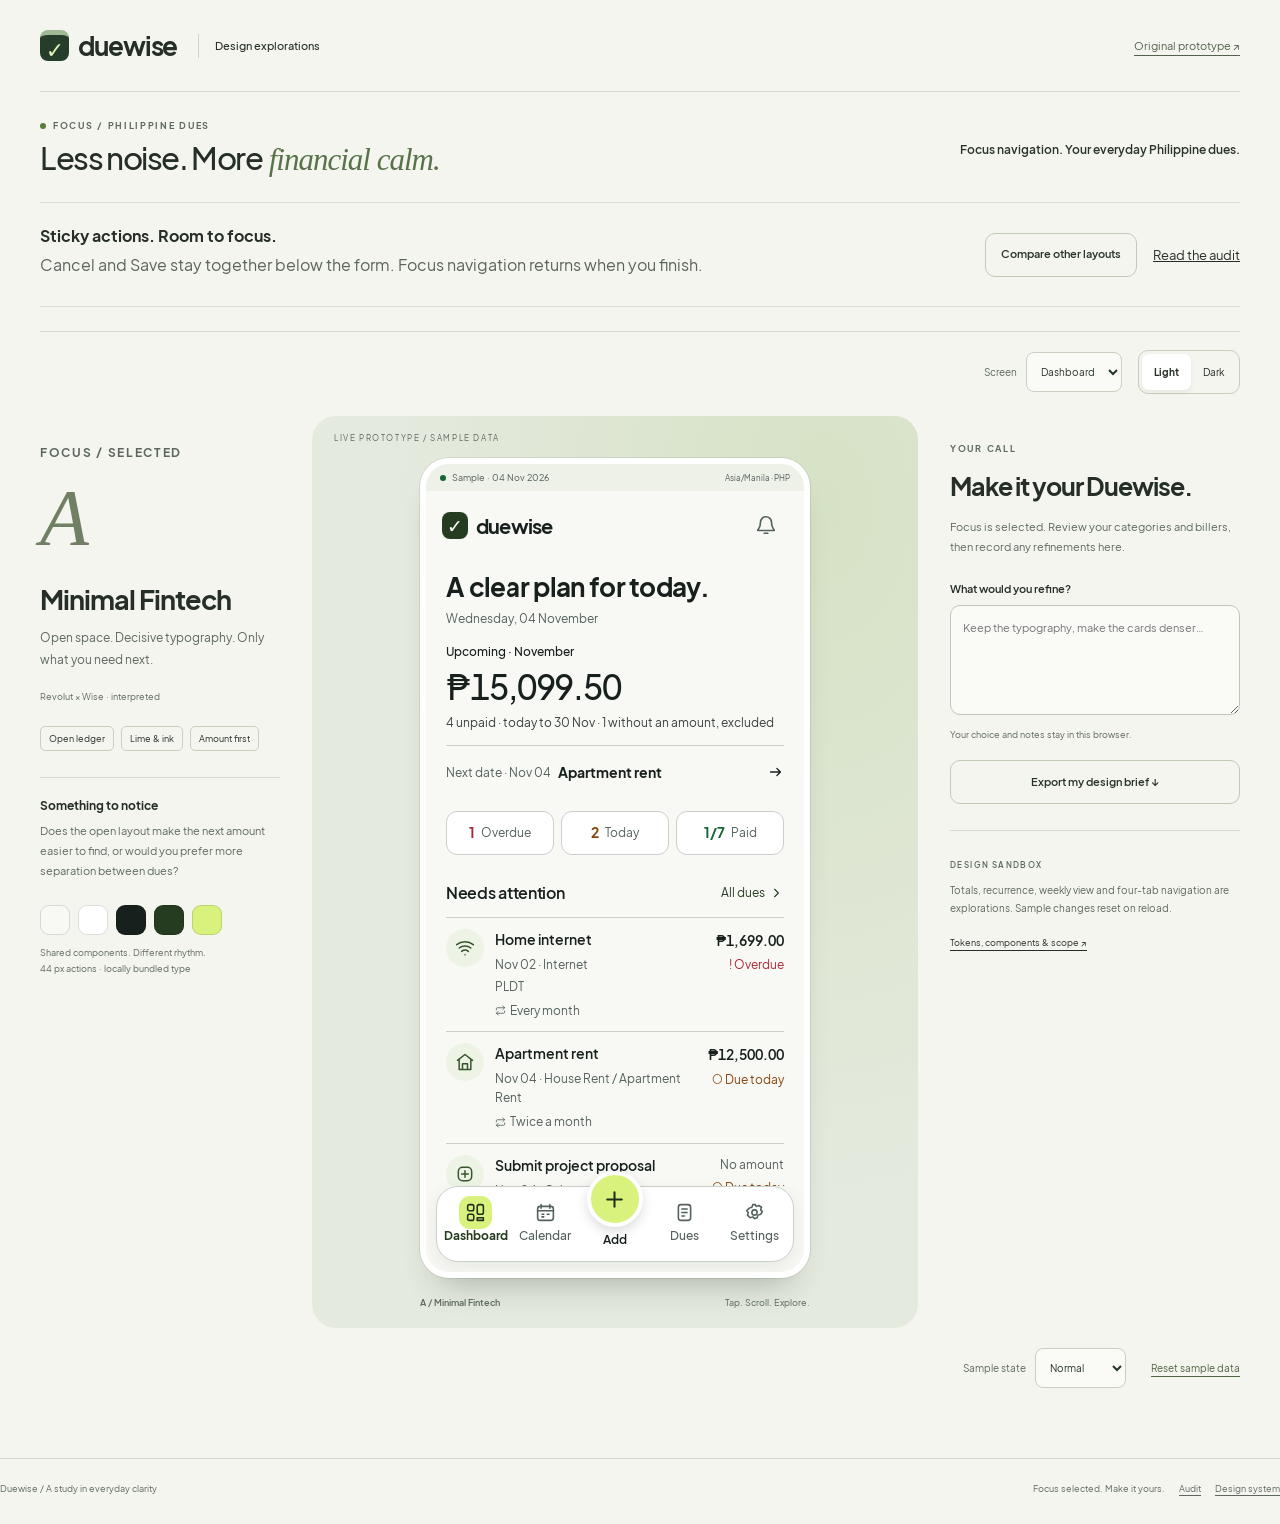
<file: prototypes/design-exploration/index.html>
<!doctype html>
<html lang="en">
<head>
  <meta charset="utf-8">
  <meta name="viewport" content="width=device-width, initial-scale=1, viewport-fit=cover">
  <meta name="theme-color" content="#f5f5ef">
  <meta name="description" content="Four interactive directions for Duewise. Compare, explore and choose your preferred mobile finance design.">
  <title>Duewise — Find your direction</title>
  <link rel="stylesheet" href="styles.css">
  <link rel="stylesheet" href="interaction-lab.css">
  <link rel="stylesheet" href="essential-editor.css">
  <link rel="stylesheet" href="decision-lab.css">
  <link rel="stylesheet" href="notification-lab.css">
  <script src="../mobile-review/model.js" defer></script>
  <script src="design-system.js" defer></script>
  <script src="exploration-model.js" defer></script>
  <script src="ph-catalog.js" defer></script>
  <script src="ph-ui.js" defer></script>
  <script src="essential-model.js" defer></script>
  <script src="interaction-lab.js" defer></script>
  <script src="decision-lab.js" defer></script>
  <script src="notification-lab.js" defer></script>
  <script src="app.js" defer></script>
  <script src="dashboard-bridge.js" defer></script>
</head>
<body data-selected-focus="true">
  <a class="skip" href="#main">Skip to design exploration</a>
  <header class="studio-header">
    <a class="brand" href="#a/dashboard"><span class="brand-symbol" aria-hidden="true">✓</span>duewise<span class="brand-divider"></span><span class="brand-note">Design explorations</span></a>
    <nav class="view-toggle" aria-label="Exploration view"><button data-view="compare" aria-pressed="true">Compare all <span>04</span></button><button data-view="explore" aria-pressed="false">Explore one <span>↗</span></button><button data-view="decide" aria-pressed="false">UX decisions <span>11</span></button><button data-view="notify" aria-pressed="false">Notifications <span>06</span></button></nav>
    <a class="original-link" href="../mobile-review/index.html#dashboard">Original prototype ↗</a>
  </header>
  <main id="main">
    <section class="introduction">
      <div><p class="eyebrow"><span class="status-dot"></span>FOCUS / PHILIPPINE DUES</p><h1>Less noise.<br> More <span>financial calm.</span></h1></div>
      <div class="intro-copy"><p>Focus navigation. Your everyday Philippine dues.</p><p>Find a familiar category, choose a biller, and make the schedule your own.</p><div class="intro-meta"><span>01 / Compare</span><span>02 / Explore</span><span>03 / Make it yours</span></div></div>
    </section>
    <section id="compare-view" aria-labelledby="compare-heading">
      <div class="section-heading"><div><p class="eyebrow">THE COLLECTION</p><h2 id="compare-heading">Four perspectives. Same peace of mind.</h2></div><div class="comparison-tools"><label>Preview screen <select id="compare-page"><option value="dashboard">Dashboard</option><option value="calendar">Calendar</option><option value="dues">Dues</option><option value="settings">Settings</option></select></label><label>Appearance <select id="compare-mode"><option value="signature">Signature</option><option value="light">All light</option><option value="dark">All dark</option></select></label></div></div>
      <div id="concept-gallery" class="concept-gallery"></div>
      <div class="comparison-note"><span>◈</span><p>Identical sample dues. Different ways of seeing them.<br><strong>Nothing is selected for you.</strong> Open any direction to try its screens.</p><a href="AUDIT.md">Read the UI/UX audit ↗</a></div>
      <div class="table-scroll"><table class="comparison-table"><caption>What changes between directions</caption><thead><tr><th>Direction</th><th>Information hierarchy</th><th>Visual language</th><th>Worth evaluating</th></tr></thead><tbody id="comparison-rows"></tbody></table></div>
    </section>
    <section id="explore-view" hidden aria-label="Explore a design concept">
      <div class="lab-entry"><div><strong>Sticky actions. Room to focus.</strong><p>Cancel and Save stay together below the form. Focus navigation returns when you finish.</p></div><button class="studio-secondary" data-lab="enter">Compare other layouts</button><a href="INTERACTION-AUDIT.md">Read the audit</a></div>
      <section id="interaction-lab" hidden aria-labelledby="lab-heading">
        <div class="lab-heading"><div><p class="eyebrow">INTERACTION LAB / PREVIEW ONLY</p><h2 id="lab-heading">The same Focus. A better flow.</h2><p>Preview any combination. Your two preferences stay independent.</p></div><button class="studio-secondary" data-lab="exit">Return to Focus prototype</button></div>
        <div class="lab-section-label"><h3>01 / Cancel & Save</h3><span>Choose placement, not bigger buttons.</span></div>
        <div id="lab-action-options" class="lab-options"></div>
        <div class="lab-section-label"><h3>02 / Navigation behavior</h3><span>The Focus navbar keeps its visual style.</span></div>
        <div id="lab-nav-options" class="lab-options"></div>
        <div class="lab-review"><p id="lab-preferences" role="status"></p><button class="studio-secondary" data-lab="export">Export these choices</button><button class="text-action" data-lab="clear">Clear choices</button></div>
        <p class="lab-recommendation">Applied to the HTML mockup: A sticky actions + B context-aware navigation. You can still compare other combinations here.</p>
        <div class="lab-tools"><button class="studio-primary" data-lab="add">Try Add Due</button><button class="studio-secondary" data-lab="edit">Try Edit Due</button><label>Action state <select id="lab-state"><option value="ready">Ready</option><option value="disabled">Disabled</option><option value="loading">Loading preview</option><option value="error">Save error preview</option><option value="success">Success preview</option></select></label><label class="lab-check"><input id="lab-keyboard" type="checkbox">Reserve keyboard space</label></div>
        <p class="small-note">Use the live phone below. Keyboard space is a simulation; real mobile keyboards still need device review. Dues are temporary sample data.</p>
        <p id="lab-storage" class="small-note" role="status"></p>
      </section>
      <div class="workbench-toolbar"><div id="concept-switcher" class="concept-switcher" aria-label="Preview a concept"></div><div id="lab-live-controls" hidden><label>Actions <select data-lab-switch="action" aria-label="Live action layout"><option value="a">A / Sticky</option><option value="b">B / Primary</option><option value="c">C / Header</option></select></label><label>Navigation <select data-lab-switch="navigation" aria-label="Live navigation behavior"><option value="a">A / Persistent</option><option value="b">B / Context</option><option value="c">C / Layered</option></select></label></div><div class="workbench-controls"><label>Screen <select id="screen-selector"><option value="dashboard">Dashboard</option><option value="calendar">Calendar</option><option value="dues">Dues</option><option value="settings">Settings</option><option value="reminders">Reminders</option></select></label><div class="appearance-toggle" aria-label="Preview appearance"><button data-mode="light" aria-pressed="true">Light</button><button data-mode="dark" aria-pressed="false">Dark</button></div></div></div>
      <section id="minimal-refinements" class="minimal-refinements" hidden aria-labelledby="refinement-heading">
        <div class="refinement-heading"><div><p class="eyebrow">MINIMAL FINTECH / A CLOSER LOOK</p><h2 id="refinement-heading">Three ways to make it feel right.</h2></div><p>Keep your centered Add button. Compare the rhythm around it.</p></div>
        <p class="refinement-scroll-hint">Swipe across to compare all three →</p>
        <div id="refinement-options" class="refinement-options"></div>
        <p id="refinement-recommendation" class="refinement-recommendation" role="status"></p>
      </section>
      <div class="workbench">
        <aside id="concept-description" class="concept-description"></aside>
        <div id="phone-stage" class="phone-stage"><div class="stage-corner">LIVE PROTOTYPE / SAMPLE DATA</div><div id="phone" class="phone"><div class="sample-label"><span class="status-dot"></span>Sample · 04 Nov 2026<span>Asia/Manila · PHP</span></div><header id="app-header" class="app-header"></header><div id="app-body" class="app-body" tabindex="-1"></div><div id="app-actions" class="app-actions" aria-label="Page actions" role="group" hidden></div><nav id="app-nav" class="app-nav" aria-label="App navigation"></nav><div id="app-toast" class="app-toast" role="status" aria-live="polite"></div></div><div class="stage-caption"><span id="stage-label">A / Minimal Fintech</span><span>Tap. Scroll. Explore.</span></div></div>
        <aside class="selection-panel"><p class="eyebrow">YOUR CALL</p><h2>Make it your Duewise.</h2><p>Focus is selected. Review your categories and billers, then record any refinements here.</p><button id="select-concept" class="studio-primary">Choose this direction <span>↗</span></button><p id="selection-status" class="selection-status" role="status">No preferred direction selected.</p><button id="clear-selection" class="text-action" hidden>Clear my selection</button><label for="concept-notes">What would you refine?</label><textarea id="concept-notes" rows="4" placeholder="Keep the typography, make the cards denser…"></textarea><p id="storage-status" class="small-note">Your choice and notes stay in this browser.</p><button id="export-selection" class="studio-secondary">Export my design brief ↓</button><div class="sandbox-note"><span>DESIGN SANDBOX</span><p>Totals, recurrence, weekly view and four-tab navigation are explorations. Sample changes reset on reload.</p><a href="SYSTEM.md">Tokens, components & scope ↗</a></div></aside>
      </div>
      <div class="scenario-toolbar"><label>Sample state <select id="sample-state"><option value="normal">Normal</option><option value="empty">Empty</option><option value="loading">Loading</option><option value="error">Read error</option><option value="stale">Stale data</option></select></label><button id="reset-sample" class="text-action">Reset sample data</button><button class="text-action" data-view="compare">← Back to all four</button></div>
    </section>
    <section id="decision-view" hidden aria-labelledby="decision-heading">
      <div class="dl-heading">
        <div><p class="eyebrow" id="dl-eyebrow">UX DECISIONS</p><h2 id="decision-heading" tabindex="-1">UX decisions</h2>
          <!-- decision-lab.js fills the eyebrow, heading, intro, sources and round switch for the active round. -->
          <p id="dl-intro">Each decision shows <strong>today's Android app</strong> next to the proposed options, drawn with the app's real colours and layout.</p>
          <p>Choices are saved in this browser only. Copy or export them and paste them into the chat: nothing changes in the app until a choice is confirmed and written into the PRD/DESIGN. Sources: <span id="dl-sources"></span>.</p>
          <div id="dl-rounds" class="dl-rounds" role="group" aria-label="Review round"></div></div>
        <div class="dl-review"><p id="dl-progress" role="status"></p><button type="button" class="studio-primary" data-dl-cmd="copy">Copy for Claude</button><button type="button" class="studio-secondary" data-dl-cmd="export">Export .md</button><button type="button" class="text-action" data-dl-cmd="clear">Clear choices</button><textarea id="dl-export-text" hidden aria-label="Exported decisions" readonly></textarea></div>
      </div>
      <div class="dl-layout">
        <nav id="dl-list" class="dl-list" aria-label="Decisions by impact"></nav>
        <div id="dl-main" class="dl-main"></div>
      </div>
    </section>
    <!-- Notification lab (specs/notification-lab): notification-lab.js renders the whole section. -->
    <section id="notification-view" hidden aria-labelledby="notification-heading"><div id="nl-root"></div></section>
  </main>
  <footer class="studio-footer"><span>Duewise / A study in everyday clarity</span><span>Focus selected. Make it yours. <a href="AUDIT.md">Audit</a> <a href="SYSTEM.md">Design system</a></span></footer>
  <dialog id="confirmation" aria-labelledby="confirmation-title"><form method="dialog"><span class="eyebrow">DUEWISE EXPLORATIONS</span><h2 id="confirmation-title"></h2><p id="confirmation-copy"></p><div class="dialog-actions"><button value="cancel" class="studio-secondary">Cancel</button><button value="confirm" id="confirmation-yes" class="studio-primary">Confirm</button></div></form></dialog>
  <dialog id="category-picker" class="catalog-sheet" aria-labelledby="category-picker-title">
    <header class="sheet-header"><div><p class="eyebrow">MADE FOR YOUR EVERYDAY DUES</p><h2 id="category-picker-title">Choose a category</h2></div><button type="button" class="icon-button" data-ph="close-picker" aria-label="Close category picker">×</button></header>
    <div class="sheet-search field"><label for="category-search">Search categories</label><input id="category-search" type="search" placeholder="e.g. Amilyar, tuition, electricity" autocomplete="off"></div>
    <div id="category-picker-body" class="sheet-scroll"></div>
    <footer class="sheet-footer"><button type="button" class="app-button primary" data-ph="create-category">+ Create Custom Category</button></footer>
  </dialog>
  <dialog id="catalog-editor" class="catalog-editor" aria-labelledby="catalog-editor-title">
    <header class="sheet-header"><h2 id="catalog-editor-title">Custom category</h2><button type="button" class="icon-button" data-ph="close-editor" aria-label="Cancel catalog edit">×</button></header>
    <form id="catalog-editor-form" novalidate><div class="field"><label id="catalog-name-label" for="catalog-name">Category name</label><input id="catalog-name" required autocomplete="off" aria-describedby="catalog-name-error"><span id="catalog-name-error" class="error" role="status"></span></div><div id="catalog-icon-fields"><div class="field"><label for="catalog-icon">Icon <span class="optional-label">optional</span></label><select id="catalog-icon"></select></div><fieldset class="color-options"><legend>Color <span class="optional-label">optional</span></legend><div id="catalog-color"></div></fieldset></div></form>
    <footer class="sheet-footer"><button id="catalog-delete" type="button" class="app-button danger" hidden>Delete</button><button type="button" class="app-button" data-ph="close-editor">Cancel</button><button type="submit" form="catalog-editor-form" class="app-button primary">Save</button></footer>
  </dialog>
  <!-- Credit card payment history preview (proposed 2026-11-19): amount paid, defaulting to the minimum due. -->
  <dialog id="payment-dialog" class="catalog-editor" aria-labelledby="payment-title">
    <header class="sheet-header"><h2 id="payment-title">How much did you pay?</h2><button type="button" class="icon-button" data-pay="cancel" aria-label="Cancel payment">×</button></header>
    <form id="payment-form" class="payment-form" novalidate><p id="payment-context" class="payment-context"></p><div class="field"><label for="payment-amount">Amount paid (PHP)</label><input id="payment-amount" inputmode="decimal" autocomplete="off" aria-describedby="payment-hint payment-error"><p id="payment-hint" class="hint">Defaults to the minimum due. Change it if you paid more.</p><span id="payment-error" class="error" role="status"></span></div></form>
    <footer class="sheet-footer"><button type="button" class="app-button" data-pay="cancel">Cancel</button><button id="payment-save" type="submit" form="payment-form" class="app-button primary">Mark paid</button></footer>
  </dialog>
  <noscript><p class="noscript">Enable JavaScript to compare and interact with the four concepts. The <a href="AUDIT.md">audit</a> is available without JavaScript.</p></noscript>
</body>
</html>
</file>
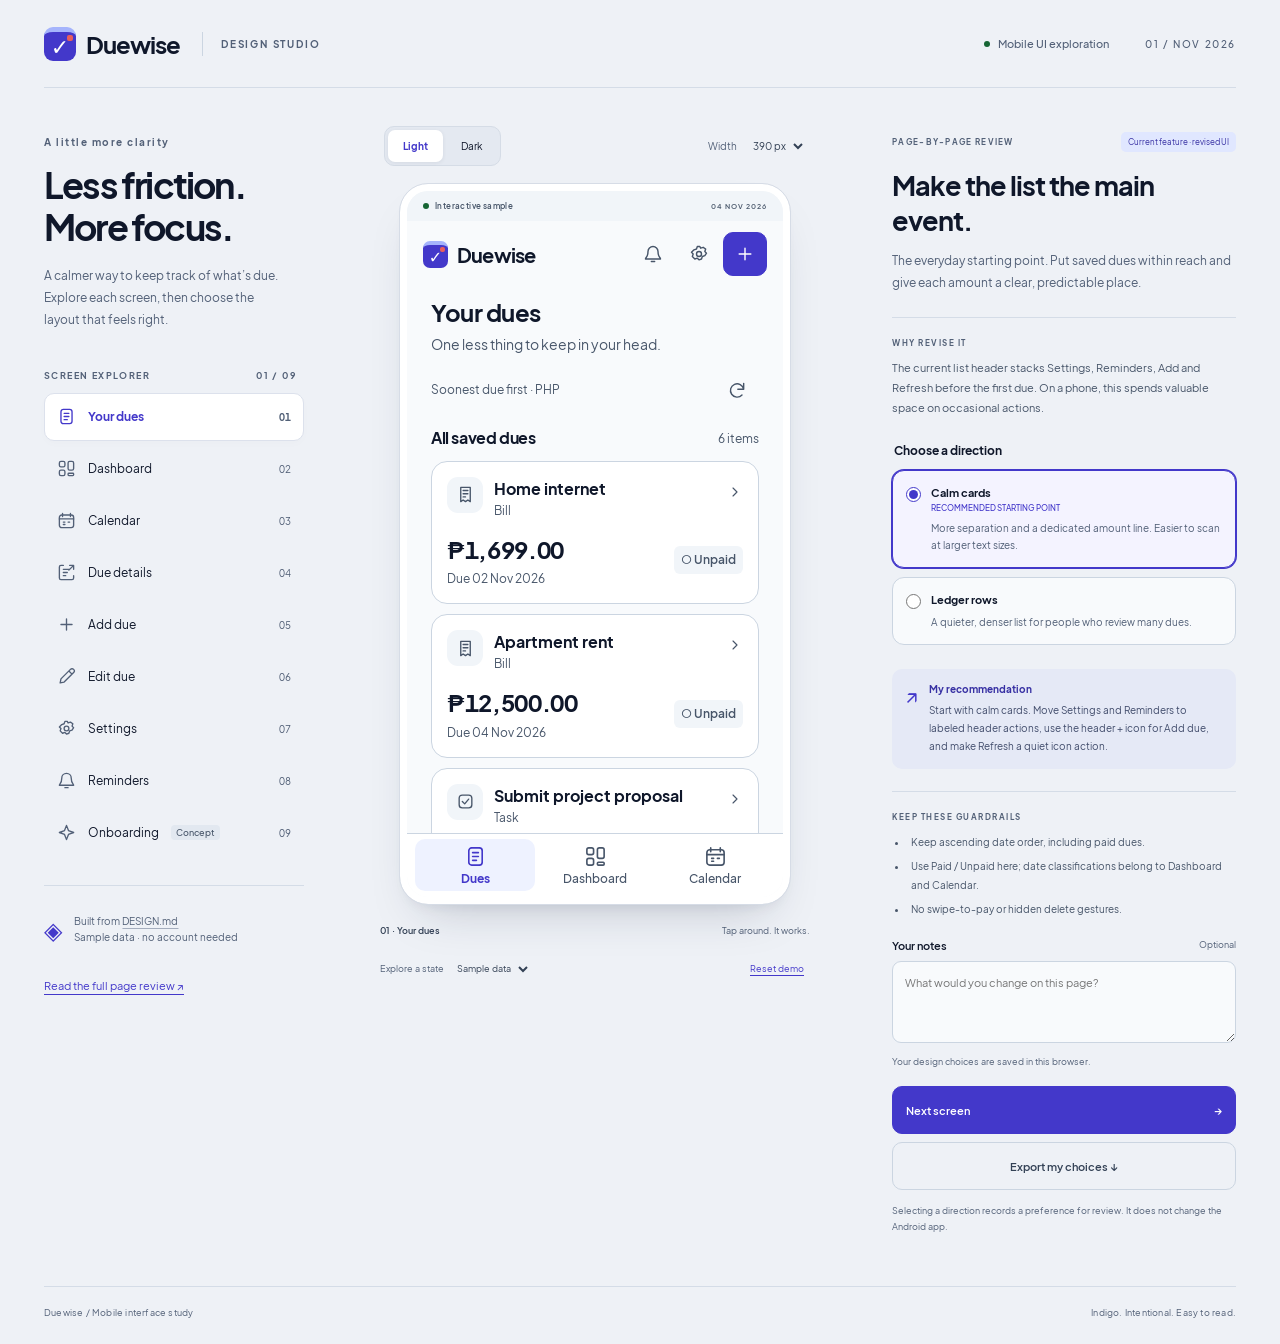
<file: prototypes/mobile-review/index.html>
<!doctype html>
<html lang="en">
<head>
  <meta charset="utf-8">
  <meta name="viewport" content="width=device-width, initial-scale=1, viewport-fit=cover">
  <meta name="theme-color" content="#4338ca">
  <meta name="description" content="An interactive, page-by-page mobile design review for Duewise. Compare layouts and save your design choices.">
  <title>Duewise · Mobile design review</title>
  <link rel="stylesheet" href="styles.css">
  <script src="model.js" defer></script>
  <script src="app.js" defer></script>
</head>
<body>
  <a class="skip-link" href="#preview">Skip to prototype</a>
  <header class="studio-header">
    <a class="wordmark" href="#dues" aria-label="Duewise design review"><span class="brand-mark" aria-hidden="true">✓</span>Duewise<span class="studio-label">DESIGN STUDIO</span></a>
    <div class="header-meta"><span class="live-dot"></span> Mobile UI exploration <span class="edition">01 / NOV 2026</span></div>
  </header>
  <main class="studio">
    <aside class="page-rail" aria-label="Prototype screens">
      <p class="eyebrow">A little more clarity</p>
      <h1>Less friction.<br> More focus.</h1>
      <p class="intro">A calmer way to keep track of what’s due. Explore each screen, then choose the layout that feels right.</p>
      <div class="rail-label"><span>SCREEN EXPLORER</span><span id="screen-count">01 / 09</span></div>
      <nav id="screen-nav" class="screen-nav" aria-label="Review a screen"></nav>
      <div class="rail-note"><span class="tiny-symbol">◈</span><p>Built from <a href="../../docs/DESIGN.md">DESIGN.md</a><br>Sample data · no account needed</p></div>
      <a class="text-link review-document" href="REVIEW.md">Read the full page review ↗</a>
    </aside>

    <section class="preview-area" aria-label="Interactive mobile prototype">
      <div class="preview-toolbar">
        <div class="segmented studio-segment" aria-label="Preview appearance">
          <button type="button" data-theme="light" aria-pressed="true">Light</button>
          <button type="button" data-theme="dark" aria-pressed="false">Dark</button>
        </div>
        <label class="width-control">Width <select id="preview-width" aria-label="Preview width"><option value="390">390 px</option><option value="360">360 px</option><option value="430">430 px</option></select></label>
      </div>
      <div id="phone" class="phone" data-theme="light">
        <div class="sample-strip"><span class="live-dot"></span> Interactive sample <span>04 NOV 2026</span></div>
        <div id="app-header" class="app-header"></div>
        <div id="preview" class="app-content" tabindex="-1"></div>
        <div id="app-actions" class="app-actions" role="group" aria-label="Page actions" hidden></div>
        <nav id="app-tabs" class="app-tabs" aria-label="Main app navigation"></nav>
        <div id="toast" class="toast" role="status" aria-live="polite"></div>
      </div>
      <p class="preview-caption"><span id="preview-caption">01 · Your dues</span><span>Tap around. It works.</span></p>
      <div class="state-controls"><label>Explore a state <select id="preview-state"><option value="normal">Sample data</option><option value="empty">Empty</option><option value="loading">Loading</option><option value="error">Read error</option><option value="stale">Stale data</option></select></label><button id="reset-demo" class="quiet-button" type="button">Reset demo</button></div>
    </section>

    <aside class="review-panel" aria-labelledby="review-title">
      <div class="review-heading"><span class="eyebrow">PAGE-BY-PAGE REVIEW</span><span id="scope-badge" class="scope-badge">Current feature</span></div>
      <h2 id="review-title"></h2>
      <p id="review-summary" class="review-summary"></p>
      <div class="review-section"><p class="eyebrow">WHY REVISE IT</p><p id="review-finding"></p></div>
      <fieldset id="layout-choices" class="choice-fieldset"><legend>Choose a direction</legend><div id="choice-options"></div></fieldset>
      <div class="recommendation"><span class="recommend-icon" aria-hidden="true">↗</span><div><h3>My recommendation</h3><p id="recommendation-copy"></p></div></div>
      <div class="review-section"><p class="eyebrow">KEEP THESE GUARDRAILS</p><ul id="guardrails"></ul></div>
      <label class="decision-note-label" for="decision-note">Your notes <span>Optional</span></label>
      <textarea id="decision-note" rows="3" placeholder="What would you change on this page?"></textarea>
      <p class="save-caption" id="save-caption" role="status">Your design choices are saved in this browser.</p>
      <button id="next-page" class="studio-primary" type="button">Next screen <span aria-hidden="true">→</span></button>
      <button id="export-choices" class="studio-secondary" type="button">Export my choices ↓</button>
      <p class="review-footer">Selecting a direction records a preference for review. It does not change the Android app.</p>
    </aside>
  </main>
  <footer class="studio-footer"><span>Duewise / Mobile interface study</span><span>Indigo. Intentional. Easy to read.</span></footer>
  <dialog id="action-dialog" aria-labelledby="dialog-title"><form method="dialog"><h2 id="dialog-title"></h2><p id="dialog-copy"></p><div class="dialog-actions"><button value="cancel" class="secondary">Cancel</button><button id="dialog-confirm" value="confirm" class="primary">Confirm</button></div></form></dialog>
  <noscript><p class="noscript">Enable JavaScript to navigate the prototype and compare design choices.</p></noscript>
</body>
</html>
</file>
<file: prototypes/design-exploration/styles.css>
@font-face{font-family:Jakarta;src:url('../mobile-review/assets/PlusJakartaSans-Regular.ttf');font-weight:400;font-display:swap}
@font-face{font-family:Jakarta;src:url('../mobile-review/assets/PlusJakartaSans-Medium.ttf');font-weight:500;font-display:swap}
@font-face{font-family:Jakarta;src:url('../mobile-review/assets/PlusJakartaSans-SemiBold.ttf');font-weight:600;font-display:swap}
@font-face{font-family:Jakarta;src:url('../mobile-review/assets/PlusJakartaSans-Bold.ttf');font-weight:700;font-display:swap}
:root{font-family:Jakarta,system-ui,sans-serif;font-size:16px;font-synthesis:none;color:#252e27;background:#f5f5ef;--studio-ink:#263329;--studio-muted:#5c685f;--studio-line:#d5dacd}
*{box-sizing:border-box}body{margin:0}button,input,select,textarea{font:inherit}button{cursor:pointer;color:inherit}button:disabled{opacity:.5;cursor:default}a{color:inherit}button,input,select,textarea,a{touch-action:manipulation;-webkit-tap-highlight-color:transparent}button:focus-visible,a:focus-visible,input:focus-visible,select:focus-visible,textarea:focus-visible,summary:focus-visible{outline:3px solid #5c49b6;outline-offset:3px}button:active{opacity:.78}svg{width:22px;height:22px;stroke:currentColor;stroke-width:1.8;fill:none;stroke-linecap:round;stroke-linejoin:round;flex-shrink:0}h1,h2,h3,p{margin:0}p{line-height:1.65}h1,h2,h3{line-height:1.2;letter-spacing:-.045em}button,a{transition:background 160ms cubic-bezier(.2,0,0,1),color 160ms cubic-bezier(.2,0,0,1)}[hidden]{display:none!important}.skip{position:absolute;top:-100px;left:20px;background:white;padding:16px;z-index:30}.skip:focus{top:12px}
.studio-header{display:flex;align-items:center;justify-content:space-between;gap:24px;margin:0 40px;height:92px;border-bottom:1px solid var(--studio-line)}.brand{display:flex;align-items:center;gap:9px;text-decoration:none;font-size:26px;letter-spacing:-1.1px;font-weight:700}.brand-symbol{display:grid;place-items:center;width:29px;height:31px;border-radius:8px;background:#273d2b;color:#e1f3b8;font-size:22px;border-top:5px solid #9dba94}.brand-divider{height:24px;width:1px;background:#cdd3c6;margin:0 7px 0 12px}.brand-note{font-size:11px;letter-spacing:0;font-weight:500}.view-toggle{display:flex;padding:4px;gap:3px;border-radius:30px;border:1px solid #ccd3c5;background:#eaece3}.view-toggle button{border:0;min-height:40px;padding:10px 17px;background:transparent;border-radius:24px;font-size:11px}.view-toggle button span{margin-left:10px;color:#5c685f;font-size:10px}.view-toggle button[aria-pressed=true]{background:#fff;box-shadow:0 2px 6px #253a2010;font-weight:700}.original-link{font-size:11px;color:#52604d;text-underline-offset:5px}.introduction{display:flex;align-items:flex-end;justify-content:space-between;gap:40px;padding:54px 0 50px}.eyebrow{font-size:9px;letter-spacing:1.7px;line-height:1.5;font-weight:700;color:var(--studio-muted);display:flex;align-items:center;gap:7px}.status-dot{width:6px;height:6px;display:inline-block;border-radius:50%;background:#597b3e;flex-shrink:0}.introduction h1{font-size:64px;letter-spacing:-3.8px;font-weight:500;margin-top:20px;line-height:1.08}.introduction h1>span{font-family:Georgia,serif;font-weight:400;font-style:italic;letter-spacing:-2.9px;color:#58724a}.intro-copy{max-width:350px;padding-bottom:3px}.intro-copy p{font-size:12px;color:#5c685f;margin-top:9px;line-height:1.85}.intro-copy p:first-child{font-weight:600;color:#29352a;font-size:14px}.intro-meta{display:flex;gap:19px;margin-top:24px;font-size:9px;color:#5c685f}.intro-meta span+span:before{content:'·';margin-right:19px}main{max-width:1600px;margin:auto;padding:0 40px 50px}.section-heading{display:flex;justify-content:space-between;align-items:flex-end;gap:25px;border-top:1px solid var(--studio-line);padding:25px 0 22px}.section-heading h2{font-size:19px;letter-spacing:-.5px;margin-top:7px;font-weight:500}.comparison-tools,.workbench-controls{display:flex;align-items:center;gap:16px}.comparison-tools label,.workbench-controls label,.scenario-toolbar label{display:flex;align-items:center;gap:9px;font-size:10px;color:#5c685f}.comparison-tools select,.workbench-controls select,.scenario-toolbar select{border:1px solid #c8d0c1;background:#fafbf6;border-radius:8px;min-height:40px;padding:8px 10px;font-size:10px;color:#263329;max-width:160px}.concept-gallery{display:grid;grid-template-columns:repeat(4,minmax(0,1fr));gap:20px}.concept-card{min-width:0;border:1px solid #d1d7cb;border-radius:18px;background:#fafbf6;overflow:hidden;transition:box-shadow .16s,border-color .16s}.concept-card:hover{border-color:#9aab90;box-shadow:0 8px 25px #263b1810}.concept-card.selected{border-color:#456137;box-shadow:0 0 0 2px #456137}.concept-card-heading{padding:18px 17px 16px}.concept-card-topline{display:flex;justify-content:space-between;align-items:center;margin-bottom:13px}.concept-letter{font-size:11px;border:1px solid #bcc8b3;border-radius:50%;height:27px;width:27px;display:grid;place-items:center;font-weight:600}.concept-signature{font-size:8px;text-transform:uppercase;letter-spacing:1px;color:#63745a}.selected-flag{font-size:9px;color:#3e602f;font-weight:600}.concept-card h3{font-size:16px;letter-spacing:-.45px;margin-bottom:7px;min-height:20px}.concept-card-heading p{font-size:10px;color:#60705a;line-height:1.7;min-height:34px}.mock-frame{margin:0 12px;box-shadow:0 8px 14px #19251c10;border-radius:18px;border:1px solid var(--c-border);overflow:hidden;height:540px;display:flex;flex-direction:column;background:var(--c-bg);color:var(--c-text)}.mock-frame .app-header{padding:14px 14px 7px;min-height:56px}.mock-frame .app-header .app-brand{font-size:16px}.mock-frame .app-body{padding:12px 14px 18px;overflow:hidden}.mock-frame .page-title{font-size:19px}.mock-frame .day-caption{font-size:10px}.mock-frame .hero-amount{font-size:30px}.mock-frame .hero-card{padding:16px}.mock-frame .hero-label{font-size:11px}.mock-frame .hero-meta{font-size:10px}.mock-frame .next-up{font-size:10px}.mock-frame .next-up strong{font-size:11px}.mock-frame .section-title{font-size:12px}.mock-frame .section-line{margin-top:18px;margin-bottom:7px}.mock-frame .stat strong{font-size:19px}.mock-frame .stat span{font-size:10px}.mock-frame .stat{padding:11px 7px}.mock-frame .due-row{padding:11px 0;gap:8px}.mock-frame .category-icon{width:29px;height:29px;border-radius:9px}.mock-frame .category-icon svg{width:17px;height:17px}.mock-frame .row-title{font-size:11px}.mock-frame .row-meta,.mock-frame .row-amount,.mock-frame .row-status{font-size:10px}.mock-frame .row-amount{font-weight:700}.mock-frame .app-nav{padding:5px 3px}.mock-frame .app-nav button{font-size:8px;min-height:40px}.mock-frame .app-nav svg{width:18px;height:18px}.mock-frame .hero-footnote{font-size:9px}.mock-frame .today-task{padding:12px}.mock-frame .today-task p{font-size:10px}.mock-frame .today-task strong{font-size:12px}.mock-frame .section-link{font-size:10px}.mock-frame .week-chart{height:100px}.concept-card-footer{padding:17px;display:flex;align-items:center;justify-content:space-between;gap:10px}.explore-button{border:0;background:transparent;padding:8px 0;min-height:36px;font-size:11px;font-weight:700;display:flex;align-items:center;gap:9px}.explore-button svg{width:16px;height:16px}.swatches{display:flex;align-items:center;gap:4px}.swatches span{width:13px;height:13px;border-radius:50%;border:1px solid #0002}.comparison-note{display:flex;align-items:center;gap:14px;padding:24px 3px;color:#5c685f}.comparison-note>span{font-size:25px;color:#557342}.comparison-note p{font-size:11px;line-height:1.8;flex:1}.comparison-note strong{font-weight:500;color:#2f442b}.comparison-note a{font-size:10px;text-underline-offset:4px}.table-scroll{overflow-x:auto;border-top:1px solid var(--studio-line)}.comparison-table{border-collapse:collapse;width:100%;min-width:650px;font-size:11px}.comparison-table caption{text-align:left;font-size:15px;font-weight:600;margin:24px 0 15px;letter-spacing:-.4px}.comparison-table th{text-align:left;font-weight:500;font-size:9px;text-transform:uppercase;letter-spacing:1px;color:#5c685f;padding:14px 12px;border-bottom:1px solid var(--studio-line)}.comparison-table td{padding:16px 12px;border-bottom:1px solid var(--studio-line);line-height:1.7;vertical-align:top}.comparison-table td:first-child{font-weight:600;min-width:185px}.workbench-toolbar{display:flex;align-items:center;justify-content:space-between;gap:20px;padding:18px 0 22px;border-top:1px solid var(--studio-line)}.concept-switcher{display:flex;gap:5px}.concept-switcher button{background:transparent;border:1px solid #c6cfbc;border-radius:9px;padding:10px 12px;min-height:44px;font-size:11px;display:flex;align-items:center;gap:7px}.concept-switcher button b{font-size:10px}.concept-switcher button[aria-pressed=true]{background:#273d2b;border-color:#273d2b;color:#fff}.appearance-toggle{display:flex;border:1px solid #c6cfbc;border-radius:10px;padding:3px}.appearance-toggle button{border:0;background:transparent;min-height:36px;padding:6px 12px;border-radius:7px;font-size:10px}.appearance-toggle button[aria-pressed=true]{background:white;box-shadow:0 2px 5px #26332912;font-weight:700}.workbench{display:grid;grid-template-columns:minmax(180px,240px) minmax(400px,1fr) minmax(230px,290px);gap:32px;align-items:start}.concept-description{padding:26px 0}.concept-description .large-letter{display:block;font-family:Georgia,serif;font-size:80px;font-style:italic;font-weight:400;line-height:1;color:#718065;margin:14px 0 25px}.concept-description h2{font-size:27px;margin-bottom:12px;letter-spacing:-1px}.concept-description>p{font-size:12px;line-height:1.8;color:#5c685f}.concept-description .reference{font-size:9px;line-height:1.7;margin-top:18px}.concept-traits{display:flex;flex-wrap:wrap;gap:7px;margin-top:22px}.concept-traits span{font-size:9px;border:1px solid #c7d0bd;border-radius:5px;padding:6px 8px}.evaluation{border-top:1px solid var(--studio-line);margin-top:26px;padding-top:21px}.evaluation h3{font-size:12px;letter-spacing:0;margin-bottom:8px}.evaluation p{font-size:11px;color:#5c685f;line-height:1.8}.token-samples{margin-top:24px;display:flex;flex-wrap:wrap;gap:8px}.token-samples span{width:30px;height:30px;border-radius:9px;border:1px solid #0002}.token-description{font-size:9px!important;margin-top:10px}.phone-stage{position:relative;min-width:0;display:flex;align-items:center;flex-direction:column;background:#e5eadf;border-radius:24px;padding:42px 20px 20px;isolation:isolate}.phone-stage:before{content:'';position:absolute;inset:0;background:radial-gradient(ellipse at 85% 10%,#d6e2c5 0,transparent 62%);border-radius:inherit;z-index:-1}.phone-stage[data-concept=b]{background:#e4e0ed}.phone-stage[data-concept=b]:before{background:radial-gradient(ellipse at 90% 10%,#d2c5eb,transparent 62%)}.phone-stage[data-concept=c]{background:#f0e7dc}.phone-stage[data-concept=c]:before{background:radial-gradient(ellipse at 90% 10%,#f5d6be,transparent 65%)}.phone-stage[data-concept=d]{background:#e1e7f0}.phone-stage[data-concept=d]:before{background:radial-gradient(ellipse at 90% 10%,#c5dce7,transparent 65%)}.stage-corner{position:absolute;top:17px;left:22px;font-size:8px;letter-spacing:1.6px;color:#5c685f}.phone{width:390px;max-width:100%;height:810px;display:flex;flex-direction:column;min-height:550px;border:6px solid var(--c-surface);outline:1px solid #00000014;border-radius:29px;overflow:hidden;background:var(--c-bg);color:var(--c-text);box-shadow:0 22px 35px -20px #17271955;font-size:1rem;position:relative;container-type:inline-size}.phone[data-mode=dark],.mock-frame[data-mode=dark]{color-scheme:dark}.sample-label{display:flex;align-items:center;gap:6px;padding:8px 14px;font-size:9px;background:var(--c-muted);color:var(--c-secondary);flex-shrink:0}.sample-label>span:last-child{margin-left:auto;font-size:8px}.sample-label .status-dot{background:var(--c-success)}.app-header{display:flex;align-items:center;gap:8px;justify-content:space-between;padding:12px 16px 8px;min-height:64px;flex-shrink:0}.app-brand{display:flex;gap:8px;align-items:center;font-size:20px;letter-spacing:-.8px;font-weight:700}.app-mark{display:grid;place-items:center;width:26px;height:27px;background:var(--c-primary);color:var(--c-on-primary);border-radius:8px;font-size:19px;letter-spacing:0}.app-header-actions{display:flex;gap:3px}.icon-button{width:44px;min-width:44px;height:44px;padding:10px;display:inline-flex;align-items:center;justify-content:center;border:0;background:transparent;color:var(--c-secondary);border-radius:12px}.icon-button.accent{background:var(--c-primary);color:var(--c-on-primary)}.icon-button.danger{color:var(--c-danger);border:1px solid var(--c-border)}.header-back{min-height:44px;padding:8px 0;border:0;background:transparent;color:var(--c-text);display:flex;align-items:center;gap:3px;font-size:14px}.header-back svg{width:18px}.app-header .subpage-title{font-size:14px;font-weight:600}.app-body{flex:1;min-height:0;padding:16px 20px 24px;overflow:auto;overflow-wrap:anywhere;scrollbar-width:thin;scrollbar-color:var(--c-border) transparent;overscroll-behavior:contain}.app-body:focus{outline:none}.app-body p{font-size:.875rem;color:var(--c-secondary);line-height:1.6}.page-title{font-size:1.625rem;font-weight:700;letter-spacing:-.7px;margin:0 0 7px}.day-caption{font-size:.75rem!important;margin-bottom:20px!important}.hero-card{border-radius:var(--radius,18px);background:var(--c-hero);color:var(--c-hero-text);padding:22px;margin-bottom:16px}.hero-label{font-size:.75rem;font-weight:500;display:flex;align-items:center;gap:6px}.hero-label svg{width:15px;height:15px}.hero-amount{font-size:2.4rem;line-height:1.25;letter-spacing:-1.7px;font-weight:600;margin:10px 0;overflow-wrap:anywhere;font-variant-numeric:tabular-nums}.hero-meta{font-size:.75rem;line-height:1.6;opacity:.85}.hero-footnote{font-size:.6875rem!important;line-height:1.6;margin:10px 0 0!important}.next-up{width:100%;display:flex;align-items:center;justify-content:space-between;gap:10px;text-align:left;border:0;background:transparent;color:inherit;padding:15px 0 0;border-top:1px solid currentColor;margin-top:18px;font-size:.75rem;min-height:44px}.next-up>span{min-width:0}.next-up strong{font-size:.875rem;display:block;margin-bottom:4px;line-height:1.5}.next-up>svg{width:18px}.stats-strip{display:grid;grid-template-columns:repeat(3,minmax(0,1fr));gap:8px;margin-bottom:17px}.stat{padding:12px 8px;border:1px solid var(--c-border);border-radius:12px;background:var(--c-surface);min-width:0;text-align:left;color:var(--c-text)}.stat strong{display:block;font-size:1.375rem;line-height:1.3;margin:5px 0}.stat span{display:block;font-size:.6875rem;line-height:1.5;color:var(--c-secondary)}.stat.overdue strong{color:var(--c-danger)}.stat.paid strong{color:var(--c-success)}.stat.urgent strong{color:var(--c-warning)}.section-line{display:flex;align-items:center;justify-content:space-between;gap:10px;margin:23px 0 8px}.section-title{font-size:1rem;font-weight:600;letter-spacing:-.3px}.section-link{background:transparent;border:0;min-height:44px;padding:7px 0 7px 9px;color:var(--c-primary);font-size:.75rem;display:flex;align-items:center;gap:4px}.section-link svg{width:15px}.rows{display:grid;gap:0}.due-row{width:100%;display:flex;align-items:flex-start;gap:11px;text-align:left;padding:15px 0;border:0;border-bottom:1px solid var(--c-border);background:transparent;color:var(--c-text);min-height:70px}.category-icon{width:38px;height:38px;flex-shrink:0;background:var(--c-muted);color:var(--c-primary);display:grid;place-items:center;border-radius:12px}.category-icon svg{width:20px;height:20px}.row-main{flex:1;min-width:0}.row-title{font-size:.875rem;font-weight:600;line-height:1.5;display:block}.row-meta{display:flex;gap:4px;align-items:center;flex-wrap:wrap;font-size:.6875rem;color:var(--c-secondary);margin-top:5px;line-height:1.6}.row-meta svg{width:11px;height:11px}.row-end{text-align:right;max-width:44%;min-width:0}.row-amount{font-size:.875rem;font-weight:600;font-variant-numeric:tabular-nums;line-height:1.6;display:block;overflow-wrap:anywhere}.row-amount.absent{font-size:.6875rem;font-weight:400;color:var(--c-secondary)}.row-status{font-size:.625rem;line-height:1.6;display:block;margin-top:4px;color:var(--c-secondary)}.row-status.overdue{color:var(--c-danger)}.row-status.today{color:var(--c-warning)}.row-status.paid{color:var(--c-success)}.row-status.upcoming{color:var(--c-primary)}.notice{display:flex;align-items:flex-start;gap:8px;font-size:.75rem;line-height:1.6;background:var(--c-muted);border-radius:12px;padding:12px;margin:15px 0;color:var(--c-secondary)}.notice svg{width:17px;height:17px;margin-top:1px}.notice.alert{background:var(--c-danger-bg);color:var(--c-danger)}.notice.warning{background:var(--c-warning-bg);color:var(--c-warning)}.notice.success{background:var(--c-success-bg);color:var(--c-success)}.notice button{background:transparent;color:inherit;border:0;text-align:left;min-height:44px;padding:0;font-size:inherit;flex:1}.notice strong{font-weight:600}.recurring-strip{display:grid;gap:8px}.recurring-tile{border:1px solid var(--c-border);border-radius:12px;padding:12px;color:var(--c-text);background:var(--c-surface);text-align:left;display:flex;gap:9px;align-items:center;min-height:52px}.recurring-tile span{flex:1;min-width:0}.recurring-tile strong{display:block;font-size:.75rem;line-height:1.5}.recurring-tile small{font-size:.6875rem;color:var(--c-secondary)}.recurring-tile>svg{width:17px;color:var(--c-primary)}.concept-tag{font-size:.625rem;padding:3px 5px;border:1px solid var(--c-border);border-radius:4px;color:var(--c-secondary);font-weight:400;letter-spacing:.1px;display:inline-block;vertical-align:middle}.tiny-copy{font-size:.6875rem!important;line-height:1.6;margin-top:12px!important}.progress-line{height:5px;background:var(--c-muted);border-radius:5px;overflow:hidden;margin:10px 0}.progress-line>span{height:100%;display:block;background:var(--c-primary);border-radius:inherit}.progress-label{display:flex;justify-content:space-between;gap:8px;font-size:.75rem;color:var(--c-secondary)}.today-task{display:block;width:100%;border:1px solid var(--c-border);border-radius:var(--radius);background:var(--c-surface);color:var(--c-text);text-align:left;padding:16px}.today-task .eyebrow{font-size:.625rem;color:var(--c-primary);margin-bottom:9px}.today-task strong{font-size:1rem;line-height:1.5;display:block}.today-task p{font-size:.75rem;margin-top:6px}.chart-panel{border:1px solid var(--c-border);border-radius:14px;padding:15px;background:var(--c-surface);margin:14px 0}.chart-panel h3{font-size:.875rem;letter-spacing:-.2px}.chart-panel>p{font-size:.6875rem;margin-top:7px}.week-chart{display:flex;align-items:flex-end;gap:12px;height:125px;padding-top:14px}.week-chart>div{height:100%;display:flex;align-items:center;justify-content:flex-end;flex-direction:column;gap:6px;flex:1;min-width:0}.chart-bar{width:100%;max-width:34px;min-height:3px;background:var(--c-primary);border-radius:5px 5px 0 0}.week-chart>div:nth-child(2n) .chart-bar{background:var(--c-accent)}.week-chart small{font-size:.625rem;line-height:1.4;color:var(--c-secondary);white-space:nowrap}.category-breakdown{display:grid;gap:10px;margin-top:16px}.breakdown-item{display:grid;grid-template-columns:90px 1fr 24px;gap:10px;align-items:center;font-size:.75rem}.breakdown-track{height:6px;background:var(--c-muted);border-radius:6px;overflow:hidden}.breakdown-track>span{display:block;height:100%;background:var(--c-primary);border-radius:6px}.breakdown-item:nth-child(2) .breakdown-track>span{background:var(--c-secondary)}.breakdown-item:nth-child(3) .breakdown-track>span{background:var(--c-success)}.breakdown-item strong{font-size:.75rem;text-align:right}.app-nav{display:grid;grid-template-columns:repeat(4,minmax(0,1fr));padding:6px 5px max(7px,env(safe-area-inset-bottom));background:var(--c-surface);border-top:1px solid var(--c-border);flex-shrink:0;min-height:65px}.app-nav button{display:flex;align-items:center;justify-content:center;flex-direction:column;gap:5px;min-height:46px;background:transparent;color:var(--c-secondary);border:0;border-radius:12px;padding:6px 2px;font-size:.625rem;font-weight:500}.app-nav button[aria-current=page]{color:var(--c-primary);background:var(--c-muted);font-weight:700}.app-nav svg{width:21px;height:21px}.app-actions{display:flex;gap:8px;align-items:center;flex-shrink:0;padding:8px 14px max(8px,env(safe-area-inset-bottom));background:var(--c-surface);border-top:1px solid var(--c-border)}.app-button{display:inline-flex;align-items:center;justify-content:center;gap:7px;border-radius:10px;border:1px solid var(--c-border);padding:10px 14px;min-height:44px;background:var(--c-surface);color:var(--c-text);font-size:.875rem;font-weight:600;line-height:1.5;max-width:100%}.app-button.primary{background:var(--c-primary);color:var(--c-on-primary);border-color:var(--c-primary)}.app-button svg{width:18px;height:18px}.app-actions .primary{margin-left:auto;order:2}.app-actions .secondary{order:1}.app-actions .icon-button{order:0}.app-toast{position:absolute;left:14px;right:14px;bottom:80px;background:var(--c-text);color:var(--c-bg);border-radius:12px;padding:13px;font-size:.75rem;line-height:1.6;box-shadow:0 8px 20px #0003;z-index:5;display:none}.app-toast.visible{display:block}.phone:has(.app-nav[hidden]):has(.app-actions[hidden]) .app-toast{bottom:16px}.field{margin-bottom:17px}.field label,.field legend{display:block;font-size:.875rem;font-weight:600;margin-bottom:7px}.field input:not([type=checkbox]),.field select,.field textarea,.search-input{display:block;width:100%;min-width:0;min-height:48px;border:1px solid var(--c-border);border-radius:10px;background:var(--c-surface);color:var(--c-text);padding:12px;font-size:1rem;line-height:1.5}.field textarea{resize:vertical;min-height:90px}.field input::placeholder,.field textarea::placeholder,.search-input::placeholder{color:var(--c-secondary);opacity:.85}.field .hint{font-size:.75rem;margin-top:7px;line-height:1.55;color:var(--c-secondary)}.field .error{display:block;font-size:.75rem;line-height:1.5;color:var(--c-danger);margin-top:5px}.field [aria-invalid=true]{border:2px solid var(--c-danger)}.form-section{border:1px solid var(--c-border);padding:15px;background:var(--c-surface);border-radius:14px;margin:19px 0}.form-section h3{font-size:.875rem;margin-bottom:14px}.form-section>.field:last-child{margin-bottom:0}.check-row{display:flex;justify-content:space-between;gap:12px;align-items:center;font-size:.875rem;padding:12px 0;min-height:44px}.check-row input{width:22px;height:22px;accent-color:var(--c-primary)}.search-wrap{position:relative;margin:18px 0 12px}.search-wrap>svg{position:absolute;top:14px;left:13px;width:18px;color:var(--c-secondary)}.search-input{padding-left:40px;font-size:.875rem}.search-label{font-size:.75rem;display:block;margin-top:15px;color:var(--c-secondary)}.filter-wrap{display:flex;gap:6px;flex-wrap:wrap;margin:10px 0 14px}.chip{min-height:44px;padding:8px 11px;font-size:.75rem;background:var(--c-surface);color:var(--c-secondary);border:1px solid var(--c-border);border-radius:9px}.chip[aria-pressed=true]{background:var(--c-primary);color:var(--c-on-primary);border-color:var(--c-primary)}.category-filter{display:flex;align-items:center;gap:8px;font-size:.75rem;color:var(--c-secondary)}.category-filter select{min-height:44px;min-width:0;flex:1;border:1px solid var(--c-border);border-radius:9px;padding:8px;font-size:.75rem;color:var(--c-text);background:var(--c-surface)}.calendar-controls{display:flex;justify-content:space-between;align-items:center;gap:8px;margin:16px 0 8px;flex-wrap:wrap}.calendar-controls h2{font-size:1.125rem}.calendar-arrows{display:flex;gap:3px}.calendar-scroll{overflow-x:auto}.calendar-grid,.week-labels{display:grid;grid-template-columns:repeat(7,minmax(44px,1fr));min-width:314px;gap:1px}.week-labels span{text-align:center;font-size:.6875rem;color:var(--c-secondary);padding:10px 0}.day{min-height:48px;min-width:44px;display:flex;justify-content:center;align-items:center;flex-direction:column;gap:3px;background:transparent;border:1px solid transparent;border-radius:10px;color:var(--c-text);font-size:.875rem;padding:4px 0}.day .date-count{min-height:11px;font-size:.5625rem;color:var(--c-secondary)}.day.today{border-color:var(--c-primary)}.day[aria-pressed=true]{background:var(--c-primary);color:var(--c-on-primary)}.day[aria-pressed=true] .date-count{color:var(--c-on-primary)}.calendar-view-toggle,.preference-segments{display:flex;padding:3px;gap:3px;background:var(--c-muted);border:1px solid var(--c-border);border-radius:10px}.calendar-view-toggle button,.preference-segments button{flex:1;min-height:44px;background:transparent;border:0;border-radius:7px;padding:8px;font-size:.75rem;color:var(--c-secondary)}.calendar-view-toggle button[aria-pressed=true],.preference-segments button[aria-pressed=true]{background:var(--c-surface);color:var(--c-primary);font-weight:600}.detail-title{font-size:1.4rem;line-height:1.4;margin:15px 0 8px}.detail-amount{font-size:2.25rem;font-weight:600;letter-spacing:-1.2px;line-height:1.4;margin-bottom:10px;overflow-wrap:anywhere}.badge{display:inline-flex;padding:5px 8px;border-radius:6px;background:var(--c-muted);font-size:.75rem;line-height:1.5;color:var(--c-secondary)}.badge.overdue{background:var(--c-danger-bg);color:var(--c-danger)}.badge.paid{background:var(--c-success-bg);color:var(--c-success)}.badge.today{background:var(--c-warning-bg);color:var(--c-warning)}.badge.upcoming{color:var(--c-primary)}.detail-facts{margin:21px 0;border-top:1px solid var(--c-border)}.detail-facts>div{display:flex;justify-content:space-between;gap:20px;padding:14px 0;border-bottom:1px solid var(--c-border);font-size:.875rem;line-height:1.5}.detail-facts dt{color:var(--c-secondary)}.detail-facts dd{margin:0;text-align:right;font-weight:500}.detail-note{border:1px solid var(--c-border);border-radius:14px;padding:15px;background:var(--c-surface);margin:18px 0}.detail-note h3{font-size:.875rem;margin-bottom:9px}.detail-note p{font-size:.875rem;white-space:pre-wrap}.detail-quick{display:flex;flex-wrap:wrap;gap:8px}.settings-group{border:1px solid var(--c-border);border-radius:var(--radius);background:var(--c-surface);padding:17px;margin:17px 0}.settings-group h2{font-size:1rem;margin-bottom:8px}.settings-group p{font-size:.75rem;margin-bottom:14px}.settings-row{width:100%;display:flex;align-items:center;gap:10px;background:var(--c-surface);border:1px solid var(--c-border);border-radius:14px;padding:14px;min-height:58px;color:var(--c-text);text-align:left}.settings-row>span{flex:1;min-width:0}.settings-row strong{font-size:.875rem;display:block}.settings-row small{font-size:.6875rem;color:var(--c-secondary);display:block;margin-top:5px}.settings-row>svg{width:20px}.diagnostics{padding:14px;border:1px solid var(--c-border);background:var(--c-surface);border-radius:12px;margin:18px 0}.diagnostics summary{font-size:.875rem;min-height:44px;display:flex;align-items:center;cursor:pointer}.diagnostics p{font-size:.75rem;margin:8px 0}.diagnostic-row{display:flex;align-items:center;gap:10px;min-height:44px;padding:10px 0;border:0;border-bottom:1px solid var(--c-border);width:100%;background:transparent;text-align:left;color:var(--c-text);font-size:.75rem}.diagnostic-row:last-child{border:0}.empty-state{text-align:center;padding:35px 0}.empty-state>svg{width:48px;height:48px;color:var(--c-primary);margin-bottom:20px}.empty-state h2{font-size:1.3rem;line-height:1.4}.empty-state p{font-size:.875rem;margin:12px 0 20px}.skeleton{border:1px solid var(--c-border);background:var(--c-surface);border-radius:12px;padding:20px;margin:15px 0}.skeleton span{display:block;height:13px;width:70%;margin:10px 0;background:var(--c-muted);border-radius:4px}.skeleton span:nth-child(2){width:40%}
[data-concept=a] .hero-card{background:transparent;border:0;border-radius:0;padding:8px 0 17px;margin-bottom:0;color:var(--c-text)}[data-concept=a] .hero-amount{font-weight:500;letter-spacing:-2px;font-size:2.6rem}[data-concept=a] .stats-strip{gap:0;border-top:1px solid var(--c-border);border-bottom:1px solid var(--c-border);margin-bottom:16px}[data-concept=a] .stat{background:transparent;border:0;border-radius:0;padding:11px 5px}[data-concept=a] .stat+.stat{border-left:1px solid var(--c-border);padding-left:14px}[data-concept=a] .category-icon{border-radius:50%}[data-concept=a] .app-nav button[aria-current=page]{background:var(--c-accent);color:var(--c-on-accent)}
[data-concept=b] .hero-card{position:relative;background:radial-gradient(ellipse at 100% 0%,#78619e55,transparent 75%),var(--c-hero);border:1px solid #927ab24d;box-shadow:inset 0 1px 0 #fff1}[data-concept=b] .rows{gap:9px}[data-concept=b] .due-row{border:1px solid var(--c-border);background:var(--c-surface);border-radius:15px;padding:14px 12px}[data-concept=b] .hero-label{letter-spacing:1px;text-transform:uppercase;font-size:.6875rem}[data-concept=b] .stat{box-shadow:inset 0 1px 0 #ffffff08}[data-concept=b] .hero-card .next-up{border-color:#b9a7d64d}[data-concept=b] .app-nav button[aria-current=page]{background:var(--c-muted);box-shadow:inset 0 1px 0 #fff1}
[data-concept=c] .hero-card{border-radius:26px}[data-concept=c] .hero-greeting{font-family:Georgia,serif;font-size:1.625rem;line-height:1.2;font-weight:400;font-style:italic;margin-bottom:14px;letter-spacing:-.5px}[data-concept=c] .rows{background:var(--c-surface);border:1px solid var(--c-border);border-radius:20px;padding:0 12px}[data-concept=c] .due-row:last-child{border-bottom:0}[data-concept=c] .category-icon{background:var(--c-accent);color:var(--c-on-accent);border-radius:13px}[data-concept=c] .stat{border-radius:16px}[data-concept=c] .today-task{border-radius:22px}[data-concept=c] .app-nav button[aria-current=page]{border-radius:16px;background:var(--c-accent);color:var(--c-on-accent)}
[data-concept=d] .hero-card{padding:17px;border:1px solid var(--c-border)}[data-concept=d] .hero-amount{font-size:2rem}[data-concept=d] .due-row{border-left:2px solid var(--c-border);padding-left:11px;position:relative;margin-left:3px;width:calc(100% - 3px)}[data-concept=d] .due-row:before{content:'';position:absolute;width:6px;height:6px;border-radius:50%;background:var(--c-primary);top:24px;left:-4px}[data-concept=d] .category-icon{display:none}[data-concept=d] .stat{border-radius:10px}[data-concept=d] .row-meta{margin-top:3px}
.stage-caption{width:390px;max-width:100%;display:flex;justify-content:space-between;gap:8px;font-size:9px;color:#5c685f;margin-top:19px}.stage-caption span:first-child{font-weight:600}.selection-panel{padding-top:26px}.selection-panel h2{font-size:25px;letter-spacing:-1px;line-height:1.25;margin:15px 0}.selection-panel>p:not(.eyebrow){font-size:11px;color:#5c685f;line-height:1.85}.studio-primary,.studio-secondary{display:flex;align-items:center;justify-content:center;gap:10px;min-height:44px;border-radius:10px;padding:11px 15px;font-size:11px;font-weight:600;line-height:1.5}.studio-primary{border:1px solid #293d2c;background:#293d2c;color:#fff}.studio-secondary{border:1px solid #bfcbb5;background:transparent;color:#263329}.selection-panel>.studio-primary{width:100%;justify-content:space-between;margin-top:22px}.selection-panel>.studio-primary.chosen{background:#e2edd8;color:#294620;border-color:#8caa7b}.selection-panel .selection-status{font-size:10px!important;line-height:1.8!important;margin-top:10px;color:#466738!important}.text-action{background:transparent;border:0;color:#4e6543;font-size:10px;min-height:36px;padding:5px 0;text-decoration:underline;text-underline-offset:4px}.selection-panel>label{font-size:11px;display:block;font-weight:600;margin:24px 0 10px}.selection-panel textarea{width:100%;font-size:11px;line-height:1.8;border:1px solid #bdc9b3;background:#fafbf7;min-height:110px;border-radius:10px;padding:12px;resize:vertical;color:#263329}.small-note{font-size:9px!important;line-height:1.7!important;margin:8px 0 18px;color:#5c685f}.selection-panel>.studio-secondary{width:100%}.sandbox-note{border-top:1px solid var(--studio-line);padding-top:20px;margin-top:26px}.sandbox-note>span{font-size:8px;letter-spacing:1.4px;font-weight:600;color:#5c685f}.sandbox-note p{font-size:10px;line-height:1.8;margin:9px 0 12px;color:#5c685f}.sandbox-note a{font-size:9px;text-underline-offset:4px}.scenario-toolbar{display:flex;align-items:center;justify-content:flex-end;gap:25px;padding:20px 0;flex-wrap:wrap}.studio-footer{max-width:1520px;margin:0 auto;padding:24px 0 30px;border-top:1px solid var(--studio-line);display:flex;justify-content:space-between;gap:20px;font-size:9px;color:#5c685f}.studio-footer a{margin-left:12px;text-underline-offset:3px}dialog{max-width:min(440px,calc(100vw - 32px));border:1px solid #b9c5ad;background:#fbfcf8;border-radius:20px;padding:26px;color:#253329;box-shadow:0 15px 100px #14200c33}dialog::backdrop{background:#17211188}dialog h2{font-size:24px;line-height:1.3;margin:15px 0}dialog p{font-size:13px;line-height:1.8;margin-bottom:22px;white-space:pre-line}.dialog-actions{display:flex;gap:10px;justify-content:flex-end;flex-wrap:wrap}.dialog-actions .danger{background:#a72437;border-color:#a72437}.noscript{padding:24px;text-align:center}body[data-view=explore] .introduction{padding:27px 0 26px;align-items:center}body[data-view=explore] .introduction h1{font-size:31px;letter-spacing:-1.4px;margin-top:8px}body[data-view=explore] .introduction h1 br{display:none}body[data-view=explore] .introduction h1>span{letter-spacing:-1px}body[data-view=explore] .intro-copy p:first-child{font-size:12px}body[data-view=explore] .intro-copy p:nth-child(2),body[data-view=explore] .intro-meta{display:none}
@container(max-width:345px){.app-body{padding-left:14px;padding-right:14px}.app-header{padding-left:12px;padding-right:12px}.hero-amount{font-size:2.1rem!important}.hero-card{padding:16px}.due-row{gap:8px}.category-icon{width:32px;height:32px}.row-end{max-width:43%}.app-actions{padding-left:12px;padding-right:12px}}
@media(min-width:1600px){.studio-header{max-width:1520px;margin:auto}}
@media(max-width:1250px){.studio-header{margin:0 25px}.brand-note,.brand-divider{display:none}main{padding-left:25px;padding-right:25px}.introduction h1{font-size:55px}.concept-gallery{gap:14px}.concept-card-heading{padding:16px 14px}.mock-frame{margin:0 8px}.workbench{grid-template-columns:180px minmax(355px,1fr) 245px;gap:24px}.concept-switcher button{padding:9px}.concept-switcher button span{display:none}.phone-stage{padding-left:12px;padding-right:12px}.studio-footer{margin-left:25px;margin-right:25px}}
@media(max-width:1050px){.concept-gallery{grid-template-columns:repeat(2,minmax(0,1fr));gap:24px}.mock-frame{max-width:360px;margin:auto;height:570px}.concept-card-heading,.concept-card-footer{max-width:390px;margin:auto;width:100%;padding-left:20px;padding-right:20px}.concept-card-heading p{min-height:0}.workbench{grid-template-columns:minmax(340px,1fr) 280px;gap:26px}.concept-description{grid-column:1/-1;display:grid;grid-template-columns:1fr 1fr;gap:5px 35px;padding:0 0 10px}.concept-description .large-letter{display:none}.concept-description h2{grid-column:1;margin-top:10px;font-size:25px}.concept-description>p,.concept-traits{grid-column:1}.concept-description .reference{margin-top:8px}.evaluation{grid-column:2;grid-row:1/6;margin:0;padding:0;border:0}.token-samples,.token-description{display:none}.concept-traits{margin-top:8px}.selection-panel{padding-top:5px}.introduction{gap:25px}.intro-copy{max-width:285px}.introduction h1{font-size:48px;letter-spacing:-2.6px}.intro-meta{gap:10px}.intro-meta span+span:before{margin-right:10px}.comparison-tools{gap:9px}.comparison-tools label{display:grid;gap:5px}.section-heading h2{max-width:280px}.workbench-toolbar{gap:10px}}
@media(max-width:730px){.studio-header{height:auto;min-height:78px;gap:12px;flex-wrap:wrap;padding:16px 0;margin:0 18px}.brand{font-size:23px}.original-link{font-size:9px}.view-toggle{order:3;width:100%;justify-content:center}.view-toggle button{flex:1}.introduction{padding:32px 0 28px;display:block}.introduction h1{font-size:46px;line-height:1.1;letter-spacing:-2.8px;margin-top:15px}.intro-copy{margin-top:20px;max-width:340px}.intro-copy p{font-size:12px}.intro-meta{margin-top:16px;gap:17px}.intro-meta span+span:before{margin-right:17px}main{padding:0 18px 32px}.section-heading{align-items:flex-start;flex-direction:column;gap:18px}.section-heading h2{font-size:19px;max-width:none}.comparison-tools{width:100%;gap:12px}.comparison-tools label{flex:1}.comparison-tools select{max-width:none;width:100%;font-size:11px;min-height:44px}.concept-gallery{gap:16px}.concept-card-heading{padding:14px 12px}.concept-card h3{font-size:15px;min-height:36px;line-height:1.3}.concept-card-heading p{font-size:10px;min-height:50px}.concept-card-topline{margin-bottom:10px}.concept-signature{font-size:7px}.mock-frame{margin:0 7px;height:400px;border-radius:12px}.concept-card-footer{padding:12px}.swatches{display:none}.explore-button{font-size:10px;gap:5px}.mock-frame .hero-amount{font-size:24px!important}.mock-frame .hero-card{padding:12px}.mock-frame .app-body{padding:10px}.mock-frame .stats-strip{gap:3px}.mock-frame .stat{padding:9px 5px}.mock-frame .stat span{font-size:8px}.mock-frame .stat strong{font-size:17px}.mock-frame .app-header{padding:8px 10px;min-height:42px}.mock-frame .app-brand{font-size:13px}.mock-frame .app-mark{width:19px;height:21px;font-size:15px}.mock-frame .app-header .icon-button{display:none}.mock-frame .page-title{font-size:15px}.mock-frame .row-end{display:none}.mock-frame .hero-label{font-size:9px}.mock-frame .hero-meta{font-size:9px}.mock-frame .next-up strong{font-size:10px}.mock-frame .next-up{font-size:9px}.mock-frame .day-caption{font-size:9px}.mock-frame .app-nav button{font-size:7px}.mock-frame .app-nav svg{width:15px}.comparison-note{align-items:flex-start;flex-wrap:wrap;padding:22px 0}.comparison-note>span{font-size:20px}.comparison-note p{font-size:10px}.comparison-note a{margin-left:33px}.workbench-toolbar{flex-direction:column;align-items:stretch;gap:13px}.concept-switcher{justify-content:space-between}.concept-switcher button{flex:1;justify-content:center}.concept-switcher button span{display:inline;font-size:10px}.workbench-controls{justify-content:space-between;gap:10px}.workbench-controls select{max-width:160px;min-height:44px}.workbench{display:flex;flex-direction:column;gap:26px}.concept-description{order:2;display:block;padding:0}.concept-description .evaluation{border-top:1px solid var(--studio-line);padding-top:16px;margin-top:20px}.concept-description h2{margin-top:8px}.concept-description .reference{font-size:10px}.selection-panel{order:3;width:100%;padding-top:22px;border-top:1px solid var(--studio-line)}.selection-panel h2 br{display:none}.selection-panel h2{font-size:24px}.selection-panel>p:not(.eyebrow){font-size:12px}.selection-panel textarea{font-size:13px}.selection-panel .studio-primary,.selection-panel .studio-secondary{font-size:13px}.phone-stage{order:1;width:calc(100% + 36px);margin-left:-18px;border-radius:0;padding:34px 18px 16px}.phone{height:780px;max-height:calc(100svh - 90px);min-height:570px;border-width:3px}.stage-caption{font-size:9px}.stage-corner{left:19px;font-size:7px}.studio-footer{margin:0 18px;flex-wrap:wrap;font-size:8px}.studio-footer>span:last-child{line-height:2}.scenario-toolbar{gap:12px;justify-content:space-between}.scenario-toolbar .text-action{font-size:9px}body[data-view=explore] .introduction{padding:20px 0}body[data-view=explore] .introduction h1{font-size:27px;letter-spacing:-1px}body[data-view=explore] .intro-copy{display:none}}
@media(max-width:440px){.concept-gallery{grid-template-columns:1fr}.concept-card h3{min-height:0;font-size:19px}.concept-card-heading{padding:19px}.concept-card-heading p{min-height:0;font-size:12px}.mock-frame{height:510px;max-width:340px;margin:0 16px}.mock-frame .app-body{padding:14px 18px}.mock-frame .app-header{padding:12px 18px}.mock-frame .app-brand{font-size:17px}.mock-frame .app-header .icon-button{display:flex;width:36px;min-width:36px;height:36px}.mock-frame .hero-card{padding:17px}.mock-frame .page-title{font-size:21px}.mock-frame .hero-amount{font-size:32px!important}.mock-frame .hero-label,.mock-frame .hero-meta{font-size:11px}.mock-frame .row-end{display:block}.mock-frame .app-nav button{font-size:9px}.mock-frame .stat span{font-size:10px}.mock-frame .stat strong{font-size:20px}.mock-frame .app-nav svg{width:18px}.mock-frame .next-up strong{font-size:12px}.mock-frame .next-up{font-size:11px}.concept-card-footer{padding:16px 20px}.swatches{display:flex}.explore-button{font-size:12px}.concept-signature{font-size:9px}.concept-switcher button{padding:9px 6px}.concept-switcher button span{font-size:9px}.introduction h1{font-size:42px}.phone-stage{padding-left:0;padding-right:0}.phone{width:100%;border:0;border-radius:0;outline:0}.stage-caption{padding:0 17px}.app-body{padding-left:20px;padding-right:20px}.phone-stage:before{border-radius:0}}
@media(prefers-reduced-motion:reduce){*,*:before,*:after{transition:none!important;animation:none!important;scroll-behavior:auto!important}}
.introduction h1>span{margin-left:.08em}
.app-nav button span{max-width:100%;overflow-wrap:anywhere;text-align:center}
.field input:not([type=checkbox]),.field select,.field textarea,.search-input{border-color:var(--c-secondary)}
.phone .row-meta,.phone .row-status,.phone .row-amount.absent,.phone .stat span,.phone .recurring-tile small,.phone .tiny-copy,.phone .hero-footnote,.phone .week-chart small,.phone .chart-panel>p,.phone .settings-row small,.phone .app-nav button{font-size:.75rem}
/* Minimal Fintech refinement: four destinations around a central Add action. */
[data-concept=a] .app-nav{grid-template-columns:repeat(5,minmax(0,1fr));position:relative;min-height:calc(76px + env(safe-area-inset-bottom));padding:0 4px max(8px,env(safe-area-inset-bottom));overflow:visible;z-index:2}
[data-concept=a] .app-nav>button:not(.floating-add){min-height:60px;align-self:stretch;border-radius:12px;margin-top:5px;background:transparent}
[data-concept=a] .app-nav>button[aria-current=page]{background:transparent;color:var(--c-primary)}
[data-concept=a] .app-nav>button[aria-current=page]>svg{background:var(--c-accent);color:var(--c-on-accent);box-shadow:0 0 0 6px var(--c-accent);border-radius:5px}
[data-concept=a] .app-nav>.floating-add{align-self:start;min-height:0;gap:4px;padding:0;margin-top:-16px;background:transparent;color:var(--c-text);border-radius:20px;overflow:visible}
[data-concept=a] .fab-disc{display:grid;place-items:center;width:56px;height:56px;min-width:56px;flex-shrink:0;border-radius:50%;background:var(--c-accent);color:var(--c-on-accent);border:4px solid var(--c-surface);box-shadow:0 5px 12px #17271926}
[data-concept=a] .app-nav .fab-disc>svg{width:25px;height:25px;stroke-width:2}
[data-concept=a] .fab-label{font-size:.75rem;font-weight:600;line-height:18px;padding-bottom:2px}
.phone[data-concept=a]:has(.app-nav:not([hidden])) .app-body{padding-bottom:44px}
.phone[data-concept=a]:has(.app-nav:not([hidden])) .app-toast{bottom:108px}
.mock-frame[data-concept=a] .app-nav{min-height:67px;padding-bottom:6px}
.mock-frame[data-concept=a] .app-nav>.floating-add{margin-top:-12px}
.mock-frame[data-concept=a] .fab-disc{width:46px;height:46px;min-width:46px;border-width:3px}
.mock-frame[data-concept=a] .app-nav .fab-label{font-size:10px;line-height:16px}
.mock-frame[data-concept=a] .app-nav>button:not(.floating-add){min-height:52px}
/* Live recommendations within the selected Minimal Fintech direction. */
.minimal-refinements{border:1px solid #cbd4c1;background:#edf1e6;border-radius:18px;padding:22px;margin:0 0 28px}
.refinement-heading{display:flex;justify-content:space-between;align-items:flex-end;gap:25px;margin-bottom:18px}
.refinement-heading h2{font-size:21px;letter-spacing:-.6px;margin-top:8px}
.refinement-heading>p{max-width:265px;font-size:11px;line-height:1.8;color:#5c685f}
.refinement-options{display:grid;grid-template-columns:repeat(3,minmax(0,1fr));gap:16px}
.refinement-card{min-width:0;background:#fafbf7;border:1px solid #c5cfbb;border-radius:14px;padding:14px}
.refinement-card.previewing{outline:2px solid #456137;outline-offset:1px}
.refinement-card-title{display:flex;align-items:center;justify-content:space-between;gap:8px;margin-bottom:13px;flex-wrap:wrap}
.refinement-card-title h3{font-size:15px;letter-spacing:-.3px}
.refinement-card-title>span{font-size:9px;color:#5c685f;line-height:1.6}
.refinement-card-title>.recommended-chip{background:#d9f27e;color:#253c20;border-radius:5px;padding:4px 6px;font-weight:600}
.refinement-card>p{font-size:11px;line-height:1.8;color:#5c685f;margin:14px 0;min-height:40px}
.refinement-preview{display:flex;align-items:center;justify-content:space-between;gap:8px;width:100%;min-height:44px;font-size:11px;font-weight:600;border:1px solid #b9c7ae;border-radius:9px;padding:10px;background:transparent;color:#263d25}
.refinement-preview svg{width:16px;height:16px}
.refinement-preview[aria-pressed=true]{background:#293d2c;border-color:#293d2c;color:white}
.refinement-recommendation{font-size:11px;line-height:1.8;color:#465b3e;margin-top:17px}
.refinement-visual.mock-frame{height:246px;max-width:none;margin:0;border-radius:12px;box-shadow:none;min-width:0}
.refinement-visual .app-body{padding:13px 15px;overflow:hidden}
.refinement-visual .page-title,.refinement-visual .day-caption{display:none}
.refinement-visual .hero-amount{font-size:28px!important;letter-spacing:-1px}
.refinement-visual .hero-label,.refinement-visual .hero-meta{font-size:10px}
.refinement-visual .next-up{margin-top:10px;padding-top:8px}
.refinement-visual .hero-card{padding:10px 0}
.refinement-visual .app-nav .fab-disc{width:36px;height:36px;min-width:36px}
.refinement-visual .app-nav{min-height:58px}
.refinement-visual .app-nav>button:not(.floating-add){min-height:46px}
.refinement-visual .app-nav button{font-size:8px}
.refinement-visual .app-nav .fab-label{font-size:9px;line-height:14px}
.refinement-visual .app-nav>.floating-add{margin-top:-10px}
.focus-next{display:flex;align-items:center;gap:7px;flex-wrap:wrap;background:transparent;color:inherit;border:0;border-top:1px solid var(--c-border);width:100%;text-align:left;margin-top:12px;padding:10px 0 0;min-height:44px}
.focus-next>span{font-size:.75rem;color:var(--c-secondary)}
.focus-next>strong{font-size:.875rem;min-width:0;flex:1}
.focus-next>svg{width:17px}
.focus-status{display:grid;grid-template-columns:repeat(3,minmax(0,1fr));gap:7px;margin:12px 0}
.focus-status button{display:flex;align-items:center;justify-content:center;flex-wrap:wrap;gap:6px;min-height:44px;padding:8px 5px;background:var(--c-surface);color:var(--c-secondary);border:1px solid var(--c-border);border-radius:11px;font-size:.75rem;line-height:1.5}
.focus-status-count{font-weight:700;font-size:.875rem}
.focus-status-count.overdue{color:var(--c-danger)}
.focus-status-count.today{color:var(--c-warning)}
.focus-status-count.paid{color:var(--c-success)}
[data-concept=a][data-refinement=focus] .hero-card{padding:4px 0 10px}
[data-concept=a][data-refinement=focus] .hero-amount{font-size:2.1rem;letter-spacing:-1.1px;margin:6px 0}
[data-concept=a][data-refinement=focus] .day-caption{margin-bottom:12px!important}
[data-concept=a][data-refinement=focus] .section-line{margin-top:16px;margin-bottom:2px}
[data-concept=a][data-refinement=focus] .due-row{padding-top:11px;padding-bottom:11px}
[data-concept=a][data-refinement=focus] .attention-rows{border-top:1px solid var(--c-border)}
[data-concept=a][data-refinement=focus] .app-nav{margin:0 10px 10px;border:1px solid var(--c-border);border-radius:22px;box-shadow:0 6px 18px #17271914}
[data-concept=a][data-refinement=soft] .hero-card{background:var(--c-hero);color:var(--c-hero-text);padding:20px;border-radius:22px;border:1px solid var(--c-border);margin-bottom:16px}
[data-concept=a][data-refinement=soft] .hero-amount{font-size:2.2rem;letter-spacing:-1.2px}
[data-concept=a][data-refinement=soft] .rows{gap:9px}
[data-concept=a][data-refinement=soft] .due-row{padding:13px 12px;border:1px solid var(--c-border);border-radius:15px;background:var(--c-surface)}
[data-concept=a][data-refinement=soft] .category-icon{background:var(--c-hero);border-radius:11px}
[data-concept=a][data-refinement=soft] .app-nav{border-radius:20px 20px 0 0}
.refinement-visual[data-refinement=soft] .hero-card{padding:12px}
.refinement-visual .focus-next{font-size:10px;gap:3px;min-height:30px;padding-top:6px}
.refinement-visual .focus-next>span,.refinement-visual .focus-next>strong{font-size:10px}
.refinement-visual .focus-status button{font-size:9px;min-height:30px}
.refinement-visual .focus-status-count{font-size:10px}
@media(max-width:1050px){.refinement-heading{align-items:flex-start}.refinement-card-title{display:block}.refinement-card-title>span{display:inline-block;margin-top:5px}}
@media(max-width:730px){.minimal-refinements{padding:16px;margin-bottom:22px}.refinement-heading{display:block}.refinement-heading>p{margin-top:9px;max-width:none}.refinement-heading h2{font-size:20px}.refinement-options{display:flex;overflow-x:auto;gap:12px;padding:4px 3px 10px;margin:0 -3px;scroll-snap-type:x proximity}.refinement-card{flex:0 0 245px;scroll-snap-align:start}.refinement-card-title{display:flex}.refinement-visual.mock-frame{margin:0;height:225px}.refinement-recommendation{font-size:12px}.refinement-card>p{font-size:12px;min-height:64px}}
.refinement-scroll-hint{display:none}
.refinement-visual .app-nav button:not(.floating-add)>span{font-size:7px;overflow-wrap:normal}
@media(max-width:730px){.refinement-scroll-hint{display:block;font-size:11px;color:#5c685f;margin:0 0 12px}}
/* Selected Focus and the Philippine catalog extension; archived explorations stay intact. */
body[data-selected-focus=true] .view-toggle,body[data-selected-focus=true] .concept-switcher,body[data-selected-focus=true] #minimal-refinements,body[data-selected-focus=true] #select-concept,body[data-selected-focus=true] #clear-selection,body[data-selected-focus=true] .selection-status,body[data-selected-focus=true] .scenario-toolbar [data-view=compare]{display:none!important}
body[data-selected-focus=true] .workbench-toolbar{justify-content:flex-end}
.row-provider{display:block;font-size:.75rem;line-height:1.6;color:var(--c-secondary);margin-top:3px}
.optional-label{font-weight:400;color:var(--c-secondary);font-size:.75rem}
.picker-trigger{width:100%;display:flex;align-items:center;gap:10px;min-height:52px;padding:10px 12px;background:var(--c-surface);color:var(--c-text);border:1px solid var(--c-secondary);border-radius:11px;text-align:left;font-size:.875rem;line-height:1.6}
.picker-trigger>span:not(.category-icon){flex:1;min-width:0}
.picker-trigger>svg{width:17px;margin-left:auto}
.category-filter .picker-trigger{width:auto;flex:1;min-height:44px;padding:8px 10px;font-size:.75rem}
.provider-suggestions{display:flex;gap:6px;overflow-x:auto;padding:8px 2px 4px;max-width:100%}
.provider-suggestions .chip{flex-shrink:0;min-height:44px}
.detail-simulation{display:block;font-size:.75rem;font-weight:400;color:var(--c-secondary);margin-top:5px}
.custom-repeat-fields{border-top:1px solid var(--c-border);padding-top:16px;margin-top:14px}
.due-reminders{border:1px solid var(--c-border);padding:15px;border-radius:14px;background:var(--c-surface);margin:20px 0}
.due-reminders legend{font-size:.875rem;font-weight:600;padding:0 5px;line-height:1.6}
.due-reminders .hint{font-size:.75rem;margin-bottom:10px}
.reminder-options{display:grid;grid-template-columns:1fr;gap:5px;margin:10px 0 17px}
.reminder-options label{display:flex;align-items:center;gap:10px;min-height:44px;padding:8px 0;font-size:.875rem;line-height:1.5}
.reminder-options input{width:21px;height:21px;accent-color:var(--c-primary);flex-shrink:0}
.my-catalog-list{display:grid;gap:9px;margin:15px 0 26px}
.my-catalog-list .settings-row{min-width:0}
.category-color-green{--badge-bg:#edf4e5;--badge-fg:#36552b}.category-color-blue{--badge-bg:#eaf0fa;--badge-fg:#244e94}.category-color-violet{--badge-bg:#f3ecfc;--badge-fg:#583389}.category-color-amber{--badge-bg:#fff4de;--badge-fg:#7a450c}.category-color-rose{--badge-bg:#fff0f3;--badge-fg:#963347}.category-color-slate{--badge-bg:#ecf1f5;--badge-fg:#425463}
[data-mode=dark] .category-color-green{--badge-bg:#293b24;--badge-fg:#cdedb0}[data-mode=dark] .category-color-blue{--badge-bg:#22354f;--badge-fg:#bed7ff}[data-mode=dark] .category-color-violet{--badge-bg:#38274f;--badge-fg:#ddc5ff}[data-mode=dark] .category-color-amber{--badge-bg:#44351d;--badge-fg:#ffe0a6}[data-mode=dark] .category-color-rose{--badge-bg:#462631;--badge-fg:#ffc6d3}[data-mode=dark] .category-color-slate{--badge-bg:#2e3945;--badge-fg:#cfdbe8}
.category-color-green,.category-color-blue,.category-color-violet,.category-color-amber,.category-color-rose,.category-color-slate{background:var(--badge-bg);color:var(--badge-fg)}
.catalog-sheet,.catalog-editor{color:var(--c-text);background:var(--c-raised);border:1px solid var(--c-border);padding:0;max-width:calc(100vw - 24px);width:520px;border-radius:22px;overflow:hidden;box-shadow:0 15px 100px #14200c44}
.catalog-sheet[open]{display:flex;flex-direction:column;height:min(86dvh,780px);margin:auto auto 16px}
.catalog-editor[open]{display:flex;flex-direction:column;max-height:88dvh;margin:auto}
.sheet-header{display:flex;align-items:center;justify-content:space-between;gap:12px;padding:20px 20px 12px;flex-shrink:0}
.sheet-header h2{font-size:22px;line-height:1.3;letter-spacing:-.6px}
.sheet-header .eyebrow{font-size:8px;color:var(--c-secondary);margin-bottom:8px}
.sheet-header .icon-button{color:var(--c-secondary);font-size:26px}
.sheet-search{padding:0 20px;margin:0 0 12px;flex-shrink:0}
.sheet-scroll{overflow:auto;min-height:0;padding:0 20px 20px;flex:1;overscroll-behavior:contain}
.sheet-footer{display:flex;gap:9px;justify-content:flex-end;flex-wrap:wrap;padding:12px 20px max(12px,env(safe-area-inset-bottom));border-top:1px solid var(--c-border);background:var(--c-surface);flex-shrink:0}
.catalog-sheet .sheet-footer .app-button{width:100%}
.picker-section{padding:8px 0;border-bottom:1px solid var(--c-border);margin-bottom:10px}
.picker-section h3{font-size:12px;letter-spacing:.4px;color:var(--c-secondary);margin:9px 0 8px}
.category-choice-row{display:flex;gap:4px;align-items:center;min-width:0}
.category-choice{display:flex;align-items:center;gap:11px;border:1px solid transparent;border-radius:11px;color:var(--c-text);background:transparent;min-height:56px;padding:8px;width:100%;text-align:left;font-size:14px;line-height:1.55;min-width:0;overflow-wrap:anywhere}
.category-choice>span:not(.category-icon){flex:1;min-width:0}
.category-choice>svg{width:18px;flex-shrink:0}
.category-choice[aria-pressed=true]{border-color:var(--c-primary);background:var(--c-muted);color:var(--c-primary);font-weight:600}
.category-choice-row>.category-choice{flex:1}
.category-choice-row>.icon-button{flex-shrink:0}
.category-group{border-bottom:1px solid var(--c-border)}
.category-group summary{display:flex;align-items:center;gap:10px;min-height:58px;padding:11px 0;cursor:pointer;list-style:none;font-size:14px;line-height:1.5}
.category-group summary>svg{width:20px;color:var(--c-primary)}
.category-group summary>span{flex:1;min-width:0}
.category-group summary>small{color:var(--c-secondary);font-size:12px}
.category-group summary:after{content:'+';font-size:18px;min-width:15px;color:var(--c-secondary)}
.category-group[open] summary:after{content:'−'}
.picker-result-count{font-size:12px;color:var(--c-secondary);margin:10px 0 8px}
#catalog-editor-form{padding:12px 20px;overflow:auto;min-height:0}
.color-options{border:0;padding:0;margin:0 0 10px;min-width:0}
.color-options legend{font-size:14px;font-weight:600;margin-bottom:9px;line-height:1.5}
#catalog-color{display:grid;grid-template-columns:repeat(2,minmax(0,1fr));gap:6px}
.color-option{min-height:44px;display:flex;gap:6px;align-items:center;padding:7px;border:1px solid var(--c-border);border-radius:9px;font-size:12px}
.color-option input{accent-color:var(--c-primary);margin:0}
.color-swatch{width:18px;height:18px;border-radius:50%;display:inline-block;border:3px solid var(--badge-fg);flex-shrink:0}
.color-option:has(input:checked){border-color:var(--c-primary);background:var(--c-muted)}
#catalog-delete{margin-right:auto;color:var(--c-danger)}
#confirmation[data-mode]{background:var(--c-raised);color:var(--c-text);border-color:var(--c-border)}
#confirmation[data-mode] .eyebrow{color:var(--c-secondary)}
#confirmation[data-mode] .studio-secondary{color:var(--c-text);border-color:var(--c-border)}
#confirmation[data-mode] .studio-primary:not(.danger){background:var(--c-primary);color:var(--c-on-primary);border-color:var(--c-primary)}
@media(max-width:560px){.catalog-sheet{width:100%;max-width:100%;border-radius:24px 24px 0 0;border-width:1px 0 0}.catalog-sheet[open]{margin:auto 0 0;height:88dvh}.sheet-header{padding-left:16px;padding-right:16px}.sheet-search,.sheet-scroll,#catalog-editor-form{padding-left:16px;padding-right:16px}.sheet-footer{padding-left:16px;padding-right:16px}}
.phone :focus-visible,.catalog-sheet :focus-visible,.catalog-editor :focus-visible{outline-color:var(--c-primary)}
</file>
<file: prototypes/design-exploration/interaction-lab.css>
.lab-entry,.lab-heading,.lab-review,.lab-tools,.lab-section-label{display:flex;align-items:center;gap:16px;flex-wrap:wrap}.lab-entry{padding:22px 0;border-block:1px solid #d9ddd5;margin-bottom:24px}.lab-entry>div,.lab-heading>div{flex:1;min-width:220px}.lab-entry p{margin:6px 0;color:#5a645b}.lab-entry a{font-size:13px;color:inherit}.lab-entry button,.lab-tools button,.lab-review button,.lab-heading button{min-height:44px}.lab-heading{justify-content:space-between;margin-bottom:28px}.lab-heading h2{font-size:clamp(26px,4vw,38px);letter-spacing:-1.4px;margin:5px 0 12px}.lab-heading p{max-width:620px}.lab-section-label{justify-content:space-between;margin-top:24px}.lab-section-label h3{font-size:17px}.lab-section-label>span{color:#59615a;font-size:13px}.lab-options{display:grid;grid-template-columns:repeat(3,minmax(0,1fr));gap:14px}.lab-option{min-width:0;padding:20px;background:#fff;border:1px solid #d4dcd1;border-radius:20px;display:flex;flex-direction:column}.lab-option[data-preview=true]{border-color:#305e38;box-shadow:inset 0 0 0 1px #305e38}.lab-option h4{margin:8px 0;font-size:17px;letter-spacing:-.35px}.lab-option p{font-size:13px;line-height:1.65;color:#536054;flex:1;margin:10px 0}.lab-option .eyebrow{font-size:10px}.lab-option-controls{display:flex;gap:8px;flex-wrap:wrap}.lab-option-controls button{flex:1;min-height:44px;white-space:normal;font-size:12px;padding:10px}.lab-mini{border:1px solid #cdd6ca;border-radius:14px;overflow:hidden;background:#f4f6f1;min-height:155px;display:flex;flex-direction:column;pointer-events:none;color:#26382a}.lab-mini-header{padding:8px 12px;min-height:36px;font-size:11px;display:flex;gap:12px;align-items:center}.lab-mini-field{margin:9px 14px;background:#e1e7dc;border-radius:5px;width:65%;height:6px}.lab-mini-field.short{width:42%}.lab-mini-footer{margin-top:auto;border-top:1px solid #d4dcd1;padding:10px;display:flex;gap:8px}.lab-mini-footer span{flex:1;display:grid;place-content:center;border:1px solid #9eaf9b;border-radius:8px;font-size:11px;height:32px}.lab-mini-footer span:last-child{background:#305d39;color:#fff;border-color:#305d39}.lab-mini-footer.stacked{flex-direction:column;gap:4px}.lab-mini-footer.stacked span:first-child{height:23px;border:0}.lab-review{margin-top:24px;padding:14px 20px;background:#e9eee4;border-radius:14px}.lab-review p{flex:1;min-width:220px;font-size:13px;line-height:1.8;margin:0}.lab-recommendation{font-size:13px;line-height:1.7;color:#435245}.lab-tools{margin-top:24px;padding-top:22px;border-top:1px solid #d4dcd1}.lab-tools label{font-size:12px;display:flex;align-items:center;gap:8px}.lab-tools select{min-height:44px;max-width:190px}.lab-check input{width:20px;height:20px}.lab-nav-diagram{display:flex;align-items:center;gap:8px;background:#f0f3ec;border-radius:10px;padding:12px;font-size:12px;line-height:1.6;min-height:74px}.lab-nav-diagram strong{color:#305d39}.lab-live-note{padding:10px 14px;background:var(--c-muted);color:var(--c-secondary);font-size:12px;line-height:1.6;border-top:1px solid var(--c-border);flex-shrink:0}.lab-live-note[data-status=error]{color:var(--c-danger)}.lab-live-note[data-status=success]{color:var(--c-primary)}
body[data-interaction-lab=true] .lab-entry,body[data-interaction-lab=true] .selection-panel,body[data-interaction-lab=true] #concept-description{display:none}body[data-interaction-lab=true] .workbench{grid-template-columns:minmax(0,1fr)}body[data-interaction-lab=true] .introduction{display:none}body[data-focus-actions=true] .phone{height:min(820px,var(--lab-viewport,820px));min-height:0;max-height:none}body[data-focus-actions=true] #app-body{padding-bottom:24px}body[data-focus-actions=true] .phone .app-actions.lab-actions{display:flex;flex-wrap:nowrap;gap:10px;flex-shrink:0;padding:12px 16px max(12px,env(safe-area-inset-bottom));background:var(--c-surface);border-top:1px solid var(--c-border)}body[data-focus-actions=true] .lab-actions .app-button{min-height:48px;flex:1;margin:0;font-size:14px;padding:10px 14px;justify-content:center}body[data-focus-actions=true] .lab-actions .secondary{border:1px solid var(--c-border);background:transparent;color:var(--c-text)}body[data-focus-actions=true] .lab-actions[data-layout=b]{flex-direction:column;gap:0}body[data-focus-actions=true] .lab-actions[data-layout=b] .secondary{border:0;background:transparent}body[data-focus-actions=true] .lab-actions button:disabled{opacity:.48;cursor:not-allowed}body[data-focus-actions=true] .lab-actions[hidden]{display:none}body[data-focus-actions=true] .phone #app-nav[hidden]{display:none}body[data-focus-actions=true] .phone #app-nav{flex-shrink:0}body[data-focus-actions=true] #app-header{flex-shrink:0}body[data-interaction-lab=true] .lab-keyboard{height:160px;min-height:60px;max-height:23%;flex-shrink:0;background:#d3d8d2;border-top:1px solid #bac4b8;padding:12px;display:grid;gap:7px;color:#52614f;place-content:center;text-align:center;font-size:11px;letter-spacing:2px}body[data-interaction-lab=true] .lab-keyboard[hidden]{display:none}.lab-form-layer{position:fixed;margin:0;padding:0;border:1px solid var(--c-border);border-radius:24px 24px 14px 14px;background:var(--c-bg);color:var(--c-text);max-width:none;max-height:none;overflow:hidden;box-shadow:0 15px 60px #0004}.lab-form-layer[open]{display:flex;flex-direction:column}.lab-form-layer::backdrop{background:#18251c60}.lab-form-layer .app-header{min-height:64px}.lab-form-layer .app-body{flex:1;min-height:0;overflow-y:auto}.lab-parent{overflow:hidden;min-height:0;flex:1;pointer-events:none}.lab-parent .app-header{min-height:64px}.lab-parent-content{padding:20px}.lab-form-layer .lab-live-note{font-size:11px}.lab-form-layer button{min-height:44px}.lab-form-layer .app-actions{box-sizing:border-box}.lab-form-layer .app-toast{position:relative}
@media(max-width:720px){.lab-options{grid-template-columns:1fr}.lab-option{padding:16px;display:grid;grid-template-columns:1fr 1fr;gap:0 14px}.lab-option>.eyebrow,.lab-option>h4,.lab-option>p{grid-column:1}.lab-option>.lab-mini,.lab-option>.lab-nav-diagram{grid-column:2;grid-row:1/5}.lab-option-controls{grid-column:1/-1;margin-top:10px}.lab-option p{font-size:12px}.lab-heading{align-items:flex-start}.lab-heading button{font-size:12px}.lab-review{padding:14px}.lab-tools{gap:12px}.lab-section-label>span{display:none}body[data-focus-actions=true] .phone{height:min(790px,var(--lab-viewport,790px))}body[data-focus-actions=true] .app-nav{margin-bottom:max(7px,env(safe-area-inset-bottom))}.lab-mini{min-height:155px}.lab-mini-footer{padding:8px}.lab-mini-footer span{font-size:10px}.lab-tools>button{flex:1}.lab-live-note{font-size:11px}}
@media(prefers-reduced-motion:reduce){.lab-form-layer,.lab-option{transition:none}}
.lab-layer-tools{display:flex;gap:6px;padding:8px 10px;border-bottom:1px solid var(--c-border);background:var(--c-muted);flex-shrink:0}.lab-layer-tools label{flex:1;min-width:0;font-size:10px;color:var(--c-secondary)}.lab-layer-tools select{width:100%;min-width:0;min-height:44px;margin-top:4px;padding:6px 3px;font-size:11px;background:var(--c-surface);color:var(--c-text);border:1px solid var(--c-border);border-radius:7px}.lab-layer-tools select:focus-visible{outline:2px solid var(--c-primary);outline-offset:2px}
body[data-focus-actions=true] .lab-actions[data-layout=b] .app-button,body[data-focus-actions=true] .lab-actions[data-layout=c] .app-button{width:100%;flex:none}.lab-mini-footer.stacked span{flex:none;min-height:28px}.lab-mini:has(.stacked){min-height:178px}#lab-live-controls{display:flex;gap:14px;flex-wrap:wrap}#lab-live-controls[hidden]{display:none}#lab-live-controls label{display:flex;gap:8px;align-items:center;font-size:12px}#lab-live-controls select{min-height:44px;max-width:145px}body[data-interaction-lab=true] .workbench-toolbar{flex-wrap:wrap}
@media(max-width:730px){.lab-tools>button{flex:1 1 calc(50% - 12px);min-width:120px}.lab-tools>label{flex:1 1 100%}#lab-live-controls{justify-content:space-between;gap:12px}#lab-live-controls label{flex:1;min-width:0;display:block}#lab-live-controls select{display:block;width:100%;max-width:none;margin-top:6px}}
body[data-focus-actions=true] .phone[data-lab-persistent-actions=true] #app-actions{padding-bottom:max(30px,env(safe-area-inset-bottom))}
body[data-focus-actions=true] .phone[data-lab-compact=true] .lab-live-note{display:none}body[data-focus-actions=true] .phone[data-lab-compact=true] .lab-layer-tools{padding:4px 6px;gap:4px}body[data-focus-actions=true] .phone[data-lab-compact=true] .lab-layer-tools label{font-size:0;line-height:1}body[data-focus-actions=true] .phone[data-lab-compact=true] .lab-layer-tools select{margin:0}body[data-focus-actions=true] .phone[data-lab-compact=true] .lab-form-layer .app-header{min-height:48px;padding:4px 10px}
</file>
<file: prototypes/design-exploration/essential-editor.css>
.essential-form .field{margin-bottom:16px}.essential-form .error:empty,.essential-form .hint:empty{display:none}.essential-form .required-label{font-size:.75rem;font-weight:400;color:var(--c-secondary)}.editor-instructions{font-size:.75rem;color:var(--c-secondary);margin:0 0 14px}.editor-disclosure{border:1px solid var(--c-border);background:var(--c-surface);border-radius:12px;margin:12px 0;min-width:0}.editor-disclosure>summary{display:flex;align-items:center;gap:10px;min-height:52px;padding:12px;list-style:none;cursor:pointer;color:var(--c-text);font-size:.875rem;font-weight:500}.editor-disclosure>summary::-webkit-details-marker{display:none}.editor-disclosure>summary:after{content:'+';font-size:20px;flex-shrink:0;color:var(--c-secondary)}.editor-disclosure[open]>summary:after{content:'−'}.editor-disclosure>summary>.summary-label{flex-shrink:0}.editor-disclosure>summary>.summary-value{flex:1;min-width:0;text-align:right;font-weight:400;font-size:.75rem;color:var(--c-secondary);overflow-wrap:anywhere}.editor-disclosure>summary:focus-visible{outline:2px solid var(--c-primary);outline-offset:3px;border-radius:10px}.editor-disclosure-content{padding:4px 12px 12px;border-top:1px solid var(--c-border)}.editor-disclosure-content .field:last-child{margin-bottom:0}.editor-type{border:0;margin:0 0 16px;background:transparent}.editor-type>summary{min-height:44px;padding:0;font-size:.75rem;justify-content:flex-start}.editor-type>summary:after{display:none}.editor-type>summary .type-change{color:var(--c-primary);text-decoration:underline;text-underline-offset:3px;margin-left:auto;font-weight:500}.editor-type .editor-disclosure-content{border:1px solid var(--c-border);border-radius:10px;padding:12px}.essential-form .category-field .picker-trigger{min-height:48px}.essential-form .due-reminders{border:0;padding:0;margin:12px 0;background:transparent}.essential-form .due-reminders legend{padding:0}.essential-form .reminder-options{grid-template-columns:1fr 1fr;gap:6px}.essential-form .reminder-options label{gap:8px;padding:8px;border:1px solid var(--c-border);border-radius:8px;min-height:48px;font-size:.75rem}.essential-form .reminder-options input{width:20px;height:20px}.essential-form .reminder-state{font-size:.75rem;line-height:1.6;color:var(--c-secondary);margin:12px 0}.essential-form .form-section{margin:0;padding:0;border:0}.essential-form .custom-repeat-fields{margin-top:12px;padding-top:12px}.essential-form #amount-preview{margin-bottom:0}.essential-form .provider-suggestions{flex-wrap:wrap;overflow:visible}.essential-form .provider-suggestions .chip{white-space:normal;text-align:left}.essential-form .tiny-copy{margin:10px 0 0}.essential-form input,.essential-form select,.essential-form textarea{scroll-margin-block:16px}
@container(max-width:320px){.essential-form .reminder-options{grid-template-columns:1fr}.editor-disclosure>summary{gap:7px}.editor-disclosure>summary>.summary-label{max-width:48%;overflow-wrap:anywhere}}

/* Credit card payment history preview (proposed 2026-11-19, specs/payment-history). */
.detail-sub{font-size:.75rem!important;margin:-4px 0 10px!important}
.paid-line{display:flex;align-items:center;gap:6px;margin:14px 0 4px;padding:10px 12px;border-radius:12px;background:var(--c-success-bg);color:var(--c-success)!important;font-size:.875rem!important;font-weight:600}
.paid-line svg{width:16px;height:16px;flex-shrink:0}
.payment-history .history-summary{font-size:.75rem;margin:6px 0 10px}
.history-rows{list-style:none;margin:0;padding:0}
.history-row{display:flex;justify-content:space-between;gap:12px;padding:11px 0;border-top:1px solid var(--c-border)}
.history-main,.history-end{display:flex;flex-direction:column;gap:3px;min-width:0}
.history-end{align-items:flex-end;text-align:right;flex-shrink:0}
.history-main strong,.history-end strong{font-size:.8125rem;font-variant-numeric:tabular-nums}
.history-main small{font-size:.6875rem;color:var(--c-secondary);line-height:1.5}
.history-kind{font-size:.625rem;padding:2px 6px}
.payment-form{padding:4px 16px 12px;overflow:auto;min-height:0}
.payment-context{font-size:.8125rem;color:var(--c-secondary);margin:0 0 10px}
</file>
<file: prototypes/design-exploration/decision-lab.css>
/* UX decision lab. Page chrome reuses the studio look; .m-* drawings use the native app's
   light tokens (src/DueDateChecker.App/Resources/Styles/Colors.xaml) so options look like the
   Android app as built, not the HTML Focus concept. */
#decision-view{padding:28px 0 60px}
body[data-view=decide] .introduction{display:none}
.dl-heading{display:flex;justify-content:space-between;align-items:flex-end;gap:24px;flex-wrap:wrap;padding-bottom:22px;border-bottom:1px solid var(--studio-line);margin-bottom:24px}
.dl-heading>div{max-width:720px}.dl-heading h2{font-size:clamp(28px,4vw,42px);letter-spacing:-1.6px;line-height:1.1;margin:8px 0 12px}
.dl-heading p{margin:6px 0;color:var(--studio-muted);font-size:14px;line-height:1.6}
.dl-heading a{color:inherit}
.dl-review{display:flex;align-items:center;gap:12px;flex-wrap:wrap}.dl-review p{margin:0;font-size:13px;color:var(--studio-muted);flex-basis:100%}
.dl-review button{min-height:44px}
#dl-export-text{width:100%;min-height:160px;margin-top:12px;font:12px/1.5 ui-monospace,Consolas,monospace}
.dl-layout{display:grid;grid-template-columns:270px minmax(0,1fr);gap:32px;align-items:start}
.dl-list{position:sticky;top:16px;max-height:calc(100vh - 32px);overflow:auto;padding-right:4px}
.dl-wave{font-size:10px;letter-spacing:1.2px;text-transform:uppercase;color:var(--studio-muted);margin:16px 0 6px;font-weight:600}
.dl-item{display:grid;grid-template-columns:28px 1fr auto;align-items:center;gap:10px;width:100%;min-height:48px;padding:8px 10px;margin:2px 0;text-align:left;background:transparent;border:1px solid transparent;border-radius:12px}
.dl-item:hover{background:#eef1e8}.dl-item[aria-current=true]{background:#fff;border-color:var(--studio-line);box-shadow:0 1px 0 #0000000a}
.dl-rank{display:grid;place-items:center;width:28px;height:28px;border-radius:50%;background:#e4e9dc;font-size:12px;font-weight:700}
.dl-item[aria-current=true] .dl-rank{background:#253c20;color:#fff}
.dl-item-text{display:grid;min-width:0}.dl-item-text b{font-size:13px;line-height:1.3}.dl-item-text small{font-size:11px;color:var(--studio-muted)}
.dl-chosen{font-size:12px;font-weight:700;color:#166534;white-space:nowrap}
.dl-decision-head h3{font-size:clamp(24px,3vw,32px);letter-spacing:-1px;margin:6px 0 10px}.dl-decision-head h3:focus{outline:none}
.dl-finding{font-size:15px;line-height:1.6;max-width:820px;margin:0 0 12px}
.dl-meta{display:flex;flex-wrap:wrap;gap:8px 18px;font-size:12px;color:var(--studio-muted);margin:0 0 22px}
.dl-cards{display:grid;grid-template-columns:repeat(auto-fill,minmax(260px,1fr));gap:18px;align-items:start}
/* "Today" is the reference strip above the options; options then read A, B, C in order.
   Before/after pairs need two phones side by side. */
.dl-card.dl-today{grid-column:1/-1}
@media(min-width:900px){.dl-card:has(.m-pair){grid-column:span 2}.dl-card.dl-today{grid-column:1/-1;display:grid;grid-template-columns:auto minmax(220px,1fr);column-gap:28px;align-items:start}.dl-today header{grid-column:1/-1}.dl-today .dl-figure{grid-row:2/4}.dl-today .dl-what{align-self:center;font-size:14px}}
.dl-card{background:#fff;border:1px solid var(--studio-line);border-radius:20px;padding:16px;display:flex;flex-direction:column;gap:12px}
.dl-card.dl-today{background:#f0f2ea;border-style:dashed}
.dl-card.dl-rec{border-color:#9db38a}.dl-card.dl-picked{border:2px solid #253c20;box-shadow:0 6px 18px #253c2018}
.dl-card header{display:flex;align-items:center;gap:10px;flex-wrap:wrap}.dl-card h4{margin:0;font-size:15px;flex:1;min-width:140px}
.dl-key{display:grid;place-items:center;min-width:30px;height:30px;padding:0 6px;border-radius:9px;background:#253c20;color:#d9f27e;font-weight:700;font-size:13px}
.dl-today .dl-key{background:#53605b;color:#fff}
.dl-badge{font-size:10px;font-weight:700;letter-spacing:.4px;text-transform:uppercase;padding:4px 8px;border-radius:99px;background:#d9f27e;color:#203019}
.dl-badge.dl-same{background:#eef1e8;color:#53605b}
.dl-figure{display:flex;justify-content:safe center;overflow-x:auto;padding:4px 0}
.dl-what{margin:0;font-size:13px;line-height:1.55}
.dl-pc{list-style:none;margin:0;padding:0;display:grid;gap:4px;font-size:12px;line-height:1.45}
.dl-pc li{padding-left:18px;position:relative}.dl-pc .pro:before{content:'+';position:absolute;left:2px;color:#166534;font-weight:700}.dl-pc .con:before{content:'–';position:absolute;left:2px;color:#ae2638;font-weight:700}
.dl-pick{min-height:44px;margin-top:auto}
.dl-note{display:grid;gap:6px;font-size:13px;margin:22px 0 0;max-width:720px}.dl-note textarea{border:1px solid var(--studio-line);border-radius:12px;padding:10px;font-size:14px;resize:vertical}
.dl-step{display:flex;gap:12px;margin-top:18px}.dl-step button{min-height:44px}
.dl-review-bar{margin-top:30px;padding:18px;border:1px solid var(--studio-line);border-radius:16px;background:#fff}

/* ---- Native-app drawings ---- */
.m-pair{display:flex;gap:10px}.m-pair figure{margin:0;display:grid;gap:6px;justify-items:center}.m-pair figcaption{font-size:11px;color:var(--studio-muted);text-align:center;max-width:200px}
.m-phone{--bg:#f8f9f5;--surface:#fff;--muted:#eef1e8;--text:#18201e;--text2:#53605b;--border:#c9d0cc;--primary:#253c20;--accent:#d9f27e;--onaccent:#203019;--red:#ae2638;--redbg:#fff0f0;--amber:#87430b;--amberbg:#fff6e9;--green:#166534;--greenbg:#edf8ef;--onprimary:#fff;
  position:relative;width:204px;height:420px;flex:none;border:6px solid #1c241f;border-radius:26px;background:var(--bg);color:var(--text);overflow:hidden;display:flex;flex-direction:column;font-size:9px;line-height:1.35;box-shadow:0 8px 22px #1c241f22}
.m-phone.m-narrow{width:168px}.m-phone.m-land{width:360px;height:200px}
.m-status{height:10px;flex:none;background:var(--bg)}
.m-appbar{display:flex;gap:10px;align-items:center;padding:6px 12px;font-size:12px;flex:none}.m-appbar b{font-size:12px}
.m-body{flex:1;overflow:hidden;padding:6px 12px 10px;display:flex;flex-direction:column;gap:6px}
.m-brand{display:flex;align-items:center;gap:5px;font-weight:700;font-size:10px}.m-logo{display:grid;place-items:center;width:15px;height:15px;border-radius:4px;background:var(--primary);color:#fff;font-size:8px}
.m-heading{display:grid;gap:2px}.m-heading b{font-size:17px;letter-spacing:-.5px;line-height:1.1}.m-heading small{font-size:7.5px;color:var(--text2)}.m-heading.m-compact b{font-size:12px}
.m-chip{align-self:flex-start;border:1px solid var(--border);border-radius:7px;padding:3px 7px;font-size:8px;color:var(--text2);background:var(--surface)}
.m-row{display:flex;justify-content:space-between;gap:6px;padding:6px 0;border-bottom:1px solid var(--border);background:var(--bg)}
.m-row-main{display:grid;min-width:0}.m-row-main b{font-size:9px;font-weight:600}.m-row-main small{font-size:7.5px;color:var(--text2)}
.m-row-end{display:grid;justify-items:end;gap:3px;text-align:right}.m-amt{font-weight:600;font-size:9px}.m-absent{color:var(--text2);font-weight:500}
.m-badge{display:inline-block;border-radius:99px;padding:1px 6px;font-size:7.5px;font-weight:600;white-space:nowrap}
.m-overdue{background:var(--redbg);color:var(--red)}.m-today{background:var(--amberbg);color:var(--amber)}.m-upcoming{background:var(--muted);color:var(--primary)}.m-paid{background:var(--greenbg);color:var(--green)}
.m-btn{display:grid;place-items:center;position:relative;min-height:24px;border-radius:12px;font-size:9px;font-weight:600;padding:0 8px}
.m-primary{background:var(--primary);color:var(--onprimary)}.m-secondary{background:var(--surface);border:1px solid var(--border)}.m-quiet{color:var(--text2);font-weight:500}
.m-hero .m-quiet{font-size:10px}
.m-tap{position:absolute;right:-5px;top:-6px;display:grid;place-items:center;width:15px;height:15px;border-radius:50%;background:#e8590c;color:#fff;font-style:normal;font-size:8px;font-weight:700;box-shadow:0 0 0 2px #fff}
.m-switch .m-tap{position:static;display:inline-grid;margin-right:4px}
.m-field{display:grid;gap:3px}.m-label{font-size:8.5px;font-weight:600}.m-input{border:1px solid var(--text2);border-radius:8px;padding:5px 7px;background:var(--surface);font-size:9px;min-height:12px}
.m-placeholder{color:#8a948f}.m-focus{border:2px solid var(--primary);padding:4px 6px}.m-error-box{border:2px solid var(--red)}.m-field small{font-size:7.5px;color:var(--text2)}.m-field .m-error{color:var(--red)}
.m-caption{margin:0;font-size:7.5px;color:var(--text2)}
.m-card{display:grid;gap:3px;border:1px solid var(--border);border-radius:10px;padding:7px;background:var(--surface);position:relative}.m-card small{font-size:7.5px;color:var(--text2)}.m-card.m-hint{border-color:var(--primary);background:#f3f8e6}
.m-switch{display:inline-flex;align-items:center;width:20px;height:11px;border-radius:9px;background:var(--border);vertical-align:middle}.m-switch.on{background:var(--primary);justify-self:end}
.m-eyebrow{font-size:7.5px;font-weight:600;color:var(--text2)}.m-title{font-size:13px;letter-spacing:-.3px}.m-hero{font-size:20px;letter-spacing:-.6px;font-weight:600}
.m-facts{display:grid;border-top:1px solid var(--border)}.m-facts span{display:flex;justify-content:space-between;padding:5px 0;border-bottom:1px solid var(--border);font-size:8.5px}.m-facts small{color:var(--text2);font-size:8px}.m-facts .m-notes{display:grid}
.m-meta{font-size:7.5px;color:var(--text2)}
.m-footer{display:flex;gap:6px;padding:7px 10px 10px;border-top:1px solid var(--border);background:var(--surface);flex:none}.m-footer .m-btn{flex:1}
.m-nav{display:grid;grid-template-columns:repeat(5,1fr);align-items:end;background:var(--surface);border-top:1px solid var(--border);padding:4px 2px 6px;flex:none;position:relative}
.m-nav-item{display:grid;justify-items:center;gap:1px;color:var(--text2);min-width:0}.m-nav-item small{font-size:7px;white-space:nowrap;overflow:hidden;text-overflow:clip;max-width:100%;line-height:1.15}.m-nav-icon{font-size:10px}
.m-nav-item.m-active{color:var(--primary);font-weight:700}
.m-nav-add{display:grid;justify-items:center;margin-top:-16px}.m-disc{display:grid;place-items:center;width:26px;height:26px;border-radius:50%;background:var(--accent);color:var(--onaccent);border:3px solid var(--surface);font-size:14px;font-weight:600;box-shadow:0 2px 6px #0002}.m-nav-add small{font-size:7px}
.m-big .m-heading b{font-size:21px}.m-big .m-heading small{font-size:10px}.m-big .m-row-main b,.m-big .m-amt{font-size:12px}.m-big .m-row-main small,.m-big .m-badge{font-size:10px}.m-nav-big .m-nav-item small{font-size:10px;text-align:center;white-space:normal}
.m-toast{position:absolute;left:10px;right:10px;bottom:14px;background:#18201e;color:#fff;border-radius:8px;padding:7px 9px;font-size:8.5px;display:flex;justify-content:space-between}.m-toast-nav{bottom:50px}.m-toast u{color:var(--accent);font-weight:700;text-decoration:none}
.m-collapsed{display:flex;justify-content:space-between;padding:7px 9px;border-radius:9px;background:var(--muted);font-size:8.5px;font-weight:600;color:var(--primary)}
.m-section{display:flex;justify-content:space-between;font-size:8px;font-weight:700;letter-spacing:.3px;color:var(--text2);text-transform:uppercase;margin-top:4px}
.m-scrolled{margin-top:-62px;display:flex;flex-direction:column}
.m-today-line{font-size:7.5px;font-weight:700;color:var(--amber);border-top:2px solid var(--amber);padding-top:2px;margin-top:2px}
.m-swipe{position:relative;overflow:hidden}.m-swipe .m-shifted{transform:translateX(-46px)}.m-rail{position:absolute;right:0;top:0;bottom:0;width:44px;display:grid;place-items:center;background:var(--green);color:#fff;font-weight:700;font-size:8px}
.m-check-row{display:flex;align-items:center;gap:6px}.m-check-row .m-row{flex:1}.m-check{width:12px;height:12px;border-radius:50%;border:1.5px solid var(--text2);flex:none}
.m-keypad{display:grid;grid-template-columns:repeat(4,1fr);gap:2px;background:#e9edf0;padding:6px 4px;flex:none}.m-keypad span{display:grid;place-items:center;height:20px;font-size:11px;color:#37474f}.m-keypad .m-blank{visibility:hidden}
.m-counters{display:grid;grid-template-columns:repeat(3,1fr);gap:5px}.m-counters span{display:grid;justify-items:center;border:1px solid var(--border);border-radius:9px;padding:6px 2px;background:var(--surface);font-size:8px}.m-counters b{font-size:12px}
.m-red{color:var(--red)}.m-amber{color:var(--amber)}.m-green{color:var(--green)}
.m-seg{display:flex;border:1px solid var(--border);border-radius:8px;overflow:hidden;font-size:8px}.m-seg i{flex:1;text-align:center;padding:3px;font-style:normal}.m-seg .on{background:var(--primary);color:var(--onprimary)}
.m-picker{display:grid;gap:4px}.m-picker span{border:1px solid var(--border);border-radius:8px;padding:6px;background:var(--surface);font-size:8.5px}
.m-cal{display:grid;gap:3px;text-align:center}.m-cal-6{grid-template-columns:repeat(6,22px)}.m-cal-7{grid-template-columns:repeat(7,18px)}.m-cal i{font-style:normal;font-size:7.5px;color:var(--text2)}.m-cal span{display:grid;place-items:center;height:22px;border-radius:6px;font-size:8.5px}.m-cal span.on{background:var(--primary);color:#fff}
.m-land .m-heading b{font-size:15px}.m-land .m-body{gap:3px;padding-top:2px}

/* ---- Round 2 drawing pieces (app as built after Waves 1–5). Dark tokens: Colors.xaml *Dark keys. ---- */
.m-phone.m-dark{--bg:#111710;--surface:#1c251a;--muted:#2a3524;--text:#f4f5f3;--text2:#b8c3be;--border:#64716b;--primary:#d9f27e;--onprimary:#203019;--accent:#d9f27e;--onaccent:#203019;--red:#ffb1bb;--redbg:#3b202b;--amber:#ffd29c;--amberbg:#362b21;--green:#a1e9b4;--greenbg:#17352a}
.m-dark .m-logo{color:var(--onprimary)}.m-dark .m-card.m-hint,.m-dark .m-suggest{background:var(--muted)}
.m-chip-off{border-color:var(--amber);color:var(--amber);background:var(--amberbg);font-weight:600}.m-chip-on{border-color:var(--green);color:var(--green);background:var(--greenbg);font-weight:600}
.m-brandrow{display:flex;justify-content:space-between;align-items:center;gap:6px}
.m-row-c .m-row-main small{display:flex;align-items:center;gap:4px;white-space:nowrap;overflow:hidden}.m-row-c .m-row-main small span{overflow:hidden;text-overflow:ellipsis;min-width:0}.m-row-c .m-badge{flex:none}
.m-big .m-row-c .m-row-main small{flex-wrap:wrap;white-space:normal}
.m-summary{display:grid;gap:2px}.m-summary .m-label{font-size:7.5px;font-weight:700;color:var(--text2)}
.m-next{display:grid;gap:1px;border-top:1px solid var(--border);padding-top:4px;margin-top:4px}.m-next small{font-size:7.5px;color:var(--text2)}.m-next u{text-decoration:none;font-weight:700;color:var(--primary);font-size:9px}
.m-overdue-line{display:flex;justify-content:space-between;align-items:center;margin-top:3px;padding:4px 7px;border-radius:8px;background:var(--redbg);color:var(--red);font-weight:700;font-size:8.5px}
.m-status-line{display:flex;align-items:center;gap:6px}.m-status-line small{font-size:8px;color:var(--red);font-weight:600}
.m-sub{font-size:9.5px;margin-top:2px}.m-toggle-row{display:flex;justify-content:space-between;align-items:center;gap:6px;font-size:8.5px}
.m-two{display:grid;grid-template-columns:1fr 1fr;gap:6px}
.m-card.m-state{border-color:var(--amber);background:var(--amberbg)}.m-card.m-state.m-on{border-color:var(--green);background:var(--greenbg)}
.m-btn.m-disabled{opacity:.45}.m-actions{display:flex;gap:6px;margin-top:3px}.m-actions .m-btn{flex:1}
.m-linkrow{grid-template-columns:1fr auto;align-items:center}.m-card .m-strong{font-weight:700;color:var(--text)}
.m-suggest{display:flex;justify-content:space-between;align-items:center;gap:6px;padding:6px 8px;border-radius:9px;border:1px solid var(--primary);background:#f3f8e6;font-size:8.5px}.m-suggest u{color:var(--primary);font-weight:700;text-decoration:none}.m-suggest i{font-style:normal;color:var(--text2)}
.m-dim{position:absolute;inset:0;background:#0007;display:grid;place-items:center;padding:14px}
.m-dialog{background:var(--surface);border-radius:14px;padding:12px;display:grid;gap:6px;width:100%;box-shadow:0 8px 20px #0004}.m-dialog b{font-size:11px}.m-dialog small{font-size:8px;color:var(--text2)}
.m-dialog-actions{display:flex;justify-content:flex-end;gap:12px;margin-top:4px}.m-dialog-actions i{font-style:normal;font-weight:700;font-size:9px;color:var(--primary)}
.m-sheet{align-self:end;justify-self:stretch;background:var(--surface);border-radius:14px;padding:10px;display:grid;gap:8px;font-size:9px}.m-sheet i{font-style:normal}.m-danger{color:var(--red);font-weight:700}
.m-danger-link{color:var(--red);font-weight:600;font-size:9px;text-align:center;padding:4px}
.m-appbar-action{margin-left:auto;font-style:normal;font-size:10px;font-weight:600;color:var(--text);position:relative}.m-appbar-action .m-tap{right:auto;left:-18px;top:-2px}
.m-cal-bar{display:flex;justify-content:space-between;align-items:center;font-size:9px}.m-cal-bar span{color:var(--text2)}
.m-cal2{display:grid;grid-template-columns:repeat(7,1fr);gap:3px;text-align:center}.m-cal2 i{font-style:normal;font-size:7.5px;color:var(--text2)}
.m-cal2 span{position:relative;display:grid;place-items:center;align-content:center;height:26px;border-radius:6px;font-size:8.5px;line-height:1.1}.m-cal2 span small{font-size:7px;color:var(--text2)}.m-cal2 span.on{background:var(--primary);color:var(--onprimary)}.m-cal2 span.on small{color:inherit}
.m-cnt{position:absolute;top:-3px;right:-2px;min-width:11px;height:11px;border-radius:6px;background:var(--accent);color:var(--onaccent);font-style:normal;font-size:7px;font-weight:700;display:grid;place-items:center;box-shadow:0 0 0 1.5px var(--bg)}
.m-cal2 .m-dots{letter-spacing:1px;color:var(--primary);font-size:9px;line-height:.6}.m-cal2 span.on .m-dots{color:var(--onprimary)}
.m-unsaved{align-items:center}.m-unsaved small{flex:1;font-size:8px;color:var(--text2)}.m-unsaved .m-btn{flex:none}

/* Round switch and the decided-round record. */
.dl-rounds{display:flex;gap:8px;flex-wrap:wrap;margin-top:14px}
.dl-rounds button{min-height:44px;padding:0 14px;border-radius:99px;border:1px solid var(--studio-line);background:#fff;color:inherit;font:inherit;font-size:13px;font-weight:600;display:inline-flex;align-items:center;gap:8px;cursor:pointer}
.dl-rounds button span{font-size:11px;color:var(--studio-muted)}
.dl-rounds button[aria-pressed=true]{background:#253c20;color:#fff;border-color:#253c20}.dl-rounds button[aria-pressed=true] span{color:#d9f27e}
.dl-badge.dl-decided{background:#253c20;color:#d9f27e}
.dl-round-note{font-size:12px;padding:8px 12px;border-radius:10px;background:#eef1e8;color:#53605b;margin:0 0 18px;max-width:820px}
#decision-heading:focus{outline:none}

/* Narrow screens: the list becomes one swipeable strip so the decision stays near the top. */
@media(max-width:960px){.dl-layout{grid-template-columns:1fr;gap:18px}.dl-list{position:static;max-height:none;display:flex;gap:6px;overflow-x:auto;padding:2px 2px 8px;scroll-snap-type:x proximity}.dl-wave{display:none}.dl-item{flex:none;width:210px;margin:0;scroll-snap-align:start;background:#fff;border-color:var(--studio-line)}}
@media(max-width:560px){#decision-view{padding-top:18px}.dl-cards{grid-template-columns:1fr}.m-pair{flex-direction:column;align-items:center}.dl-heading h2{font-size:28px}}
@media(prefers-reduced-motion:reduce){#decision-view *{scroll-behavior:auto!important}}
</file>
<file: prototypes/design-exploration/notification-lab.css>
/* Notification lab (specs/notification-lab). Page chrome reuses the studio look; the phone is a
   light Android 13-style notification shade and lock screen, drawn for illustration only. */
#notification-view{padding:28px 0 60px}
body[data-view=notify] .introduction{display:none}
.nl-heading{display:flex;justify-content:space-between;align-items:flex-end;gap:24px;flex-wrap:wrap;padding-bottom:22px;border-bottom:1px solid var(--studio-line);margin-bottom:24px}
.nl-heading>div:first-child{max-width:720px}.nl-heading h2{font-size:clamp(28px,4vw,42px);letter-spacing:-1.6px;line-height:1.1;margin:8px 0 12px}
.nl-heading p{margin:6px 0;color:var(--studio-muted);font-size:14px;line-height:1.6}.nl-heading a{color:inherit}
.nl-review{display:flex;align-items:center;gap:12px;flex-wrap:wrap}.nl-review p{margin:0;font-size:13px;color:var(--studio-muted);flex-basis:100%}.nl-review button{min-height:44px}
#nl-export-text{width:100%;min-height:140px;margin-top:12px;font:12px/1.5 ui-monospace,Consolas,monospace}
.nl-layout{display:grid;grid-template-columns:250px minmax(0,1fr);gap:32px;align-items:start}
.nl-dues{display:grid;gap:4px;position:sticky;top:16px}
.nl-dues button{display:grid;gap:2px;text-align:left;min-height:52px;padding:8px 12px;border-radius:12px;border:1px solid transparent;background:transparent;color:inherit;font:inherit;cursor:pointer}
.nl-dues button:hover{background:#eef1e8}.nl-dues button[aria-current=true]{background:#fff;border-color:var(--studio-line);box-shadow:0 1px 0 #0000000a}
.nl-dues b{font-size:14px}.nl-dues small{font-size:11px;color:var(--studio-muted)}.nl-paid{font-size:11px;font-weight:700;color:#166534}
.nl-controls{display:grid;gap:10px;margin-bottom:20px}
.nl-seg{display:flex;flex-wrap:wrap;align-items:center;gap:6px}.nl-seg>span{font-size:12px;color:var(--studio-muted);min-width:96px}
.nl-seg button{min-height:40px;padding:0 14px;border-radius:99px;border:1px solid var(--studio-line);background:#fff;color:inherit;font:inherit;font-size:13px;cursor:pointer}
.nl-seg button[aria-pressed=true]{background:#253c20;border-color:#253c20;color:#fff}.nl-seg em{font-style:normal;font-size:10px;font-weight:700;text-transform:uppercase;letter-spacing:.4px;padding:2px 6px;border-radius:99px;background:#d9f27e;color:#203019;margin-left:4px}
.nl-stage{display:flex;gap:28px;align-items:flex-start;flex-wrap:wrap}
.nl-explain{flex:1;min-width:240px;max-width:460px;font-size:14px;line-height:1.55}.nl-explain h3{margin:0 0 8px;font-size:16px}.nl-explain ul{margin:0;padding-left:18px;display:grid;gap:8px}

/* ---- Phone ---- */
.nl-phone{--surface:#f3f5f2;--card:#fff;--text:#1b1d1c;--text2:#5d625f;--accent:#253c20;
  position:relative;width:340px;max-width:100%;min-height:560px;border:8px solid #1c241f;border-radius:36px;background:var(--surface);color:var(--text);padding:10px 14px 18px;box-shadow:0 10px 26px #1c241f26;display:flex;flex-direction:column;gap:10px;overflow:hidden;font-family:Roboto,"Segoe UI",system-ui,sans-serif}
.nl-phone.nl-lock{--surface:#26302b;--card:#f3f5f2ee;color:#fff;background:linear-gradient(160deg,#3a4a3f,#1f2622)}
.nl-status{display:flex;justify-content:space-between;font-size:12px;opacity:.8;padding:0 4px}
.nl-shade-head{display:flex;justify-content:space-between;align-items:baseline;padding:4px 6px}.nl-shade-head b{font-size:26px;font-weight:400}.nl-shade-head span{font-size:13px;color:var(--text2)}
.nl-tiles{display:grid;grid-template-columns:repeat(2,1fr);gap:6px}.nl-tiles i{font-style:normal;font-size:11px;padding:10px;border-radius:16px;background:#dfe5dc;color:#2c332f}
.nl-clock{font-size:64px;font-weight:300;text-align:center;margin-top:18px;line-height:1}.nl-date{text-align:center;font-size:14px;opacity:.85;margin-bottom:10px}
.nl-cards{display:grid;gap:8px}
.nl-card,.nl-group{background:var(--card);color:var(--text);border-radius:24px;padding:12px 14px;display:grid;gap:4px}
.nl-group{gap:0}.nl-child{background:transparent;padding:10px 0 6px;border-top:1px solid #e3e7e1;border-radius:0}.nl-group .nl-card-top{margin-bottom:4px}
.nl-card-top{display:flex;align-items:center;gap:8px}.nl-card-top small{font-size:12px;color:var(--text2);flex:1}
.nl-app{display:grid;place-items:center;width:22px;height:22px;border-radius:50%;background:var(--accent);color:#d9f27e;font-size:12px;font-weight:700}
.nl-chev{color:var(--text2)}
.nl-title{font-size:15px;font-weight:600}.nl-text{margin:0;font-size:14px;color:var(--text2);line-height:1.4}
.nl-hidden .nl-text{font-style:italic}
.nl-actions{display:flex;gap:18px;margin-top:6px}
.nl-action{min-height:40px;padding:0 4px;border:0;background:transparent;color:var(--accent);font:inherit;font-size:14px;font-weight:600;cursor:pointer}
.nl-action:focus-visible{outline:3px solid #253c20;outline-offset:2px;border-radius:8px}
.nl-strong{background:var(--accent);color:#fff;border-radius:99px;padding:0 16px}
.nl-manage{display:flex;justify-content:space-between;font-size:13px;color:var(--text2);padding:4px 6px;margin-top:auto}
.nl-lockhint{text-align:center;font-size:12px;opacity:.7;margin-top:auto}
.nl-overlay{position:absolute;inset:0;background:#0009;display:grid;place-items:center;padding:20px}
.nl-unlock{background:#fff;color:#1b1d1c;border-radius:24px;padding:18px;display:grid;gap:6px;justify-items:center;text-align:center}.nl-unlock span{font-size:28px}.nl-unlock small{color:#5d625f}
.nl-toast{position:absolute;left:16px;right:16px;bottom:22px;background:#1b1d1c;color:#fff;border-radius:12px;padding:10px 12px;font-size:13px}

/* ---- Table and choices ---- */
.nl-table,.nl-choose{margin-top:36px}.nl-table h3,.nl-choose h3{font-size:20px;margin:0 0 10px}.nl-table h3 small{font-size:13px;font-weight:400;color:var(--studio-muted)}
.nl-table-scroll{overflow-x:auto;border:1px solid var(--studio-line);border-radius:16px;background:#fff}
.nl-table table{border-collapse:collapse;width:100%;min-width:720px;font-size:13px}
.nl-table th,.nl-table td{text-align:left;vertical-align:top;padding:10px 12px;border-bottom:1px solid var(--studio-line)}
.nl-table thead th{font-size:12px;color:var(--studio-muted);font-weight:600}.nl-table tbody th small{display:block;font-weight:400;color:var(--studio-muted)}
.nl-small{font-size:13px;color:var(--studio-muted);line-height:1.5}
.nl-warn{font-size:13px;padding:8px 12px;border-radius:10px;background:#fff0f0;color:#ae2638}
.nl-decisions{display:grid;grid-template-columns:repeat(auto-fit,minmax(320px,1fr));gap:24px}
.nl-decision h4{margin:4px 0;font-size:18px}
.nl-option{background:#fff;border:1px solid var(--studio-line);border-radius:18px;padding:14px;margin-top:12px;display:grid;gap:8px}
.nl-option.nl-rec{border-color:#9db38a}.nl-option.nl-picked{border:2px solid #253c20;box-shadow:0 6px 18px #253c2018}
.nl-option header{display:flex;align-items:center;gap:10px;flex-wrap:wrap}.nl-option p{margin:0;font-size:13px;line-height:1.5}
.nl-key{display:grid;place-items:center;min-width:28px;height:28px;border-radius:8px;background:#253c20;color:#d9f27e;font-weight:700;font-size:13px}
.nl-badge{font-size:10px;font-weight:700;letter-spacing:.4px;text-transform:uppercase;padding:4px 8px;border-radius:99px;background:#d9f27e;color:#203019}
.nl-option ul{list-style:none;margin:0;padding:0;display:grid;gap:3px;font-size:12px}.nl-option li{padding-left:16px;position:relative}
.nl-option .pro:before{content:'+';position:absolute;left:2px;color:#166534;font-weight:700}.nl-option .con:before{content:'–';position:absolute;left:2px;color:#ae2638;font-weight:700}
.nl-option button{min-height:44px}
.nl-note{display:grid;gap:6px;font-size:13px;margin-top:12px}.nl-note textarea{border:1px solid var(--studio-line);border-radius:12px;padding:10px;font-size:14px}

@media(max-width:960px){.nl-layout{grid-template-columns:1fr}.nl-dues{position:static;display:flex;overflow-x:auto;gap:6px;padding-bottom:6px}.nl-dues button{flex:none;width:200px;background:#fff;border-color:var(--studio-line)}}
@media(max-width:560px){#notification-view{padding-top:18px}.nl-heading h2{font-size:28px}.nl-seg>span{flex-basis:100%}.nl-phone{width:100%}}
</file>
<file: prototypes/mobile-review/styles.css>
@font-face{font-family:Jakarta;src:url('assets/PlusJakartaSans-Regular.ttf') format('truetype');font-weight:400;font-display:swap}
@font-face{font-family:Jakarta;src:url('assets/PlusJakartaSans-Medium.ttf') format('truetype');font-weight:500;font-display:swap}
@font-face{font-family:Jakarta;src:url('assets/PlusJakartaSans-SemiBold.ttf') format('truetype');font-weight:600;font-display:swap}
@font-face{font-family:Jakarta;src:url('assets/PlusJakartaSans-Bold.ttf') format('truetype');font-weight:700;font-display:swap}
:root{font-family:Jakarta,system-ui,sans-serif;color:#0f172a;background:#eef1f6;font-size:14px;font-synthesis:none;--studio-primary:#4338ca;--studio-muted:#526077;--studio-border:#cbd5e1}
*{box-sizing:border-box}body{margin:0}button,input,select,textarea{font:inherit}button,a,input,select,textarea{-webkit-tap-highlight-color:transparent}button{cursor:pointer}button:disabled{opacity:.5;cursor:default}button,a,input,select,textarea{touch-action:manipulation}button:active{opacity:.8}a{color:inherit}button{transition:background .12s,color .12s}button:focus-visible,a:focus-visible,input:focus-visible,select:focus-visible,textarea:focus-visible,summary:focus-visible{outline:3px solid #2563eb;outline-offset:3px}svg{width:24px;height:24px;flex-shrink:0;fill:none;stroke:currentColor;stroke-width:1.7;stroke-linecap:round;stroke-linejoin:round}p{line-height:1.65}h1,h2,h3,p{margin:0}h1,h2,h3{line-height:1.3;letter-spacing:-.035em}button{color:inherit}.skip-link{position:absolute;top:-80px;left:16px;background:#fff;padding:16px;z-index:99}.skip-link:focus{top:12px}.studio-header{height:88px;margin:0 44px;border-bottom:1px solid #d4dce7;display:flex;align-items:center;justify-content:space-between;gap:24px}.wordmark{display:flex;align-items:center;gap:10px;font-size:24px;font-weight:700;text-decoration:none;letter-spacing:-1px}.brand-mark{width:32px;height:34px;display:grid;place-items:center;background:#4338ca;border-radius:9px;color:#fff;font-size:22px;position:relative;border-top:5px solid #a5b4fc;letter-spacing:0}.brand-mark:after{content:'';position:absolute;background:#e85d5d;width:6px;height:6px;border-radius:2px;right:3px;top:3px}.studio-label{font-size:10px;letter-spacing:1.8px;color:#526077;margin-left:12px;padding:6px 0 6px 18px;border-left:1px solid #cbd5e1}.header-meta{display:flex;align-items:center;gap:8px;color:#526077;font-size:11px;font-weight:500}.edition{margin-left:28px;font-size:10px;letter-spacing:1.6px}.live-dot{width:6px;height:6px;background:#166534;border-radius:50%;display:inline-block;flex-shrink:0}.studio{display:grid;grid-template-columns:minmax(210px,260px) minmax(390px,1fr) minmax(290px,350px);gap:40px;max-width:1456px;padding:38px 44px 50px;margin:auto;align-items:start}.eyebrow{font-size:10px;font-weight:700;letter-spacing:1.5px;color:#526077;line-height:1.5}.page-rail{padding-top:9px}.page-rail h1{font-size:36px;line-height:1.18;margin:14px 0 16px;letter-spacing:-1.8px}.intro{font-size:12px;color:#526077;max-width:245px;line-height:1.85}.rail-label{display:flex;justify-content:space-between;margin:38px 8px 12px 0;font-size:9px;letter-spacing:1.4px;font-weight:700;color:#526077}.screen-nav{display:grid;gap:4px}.screen-link{display:flex;align-items:center;gap:12px;width:100%;background:transparent;border:1px solid transparent;border-radius:10px;padding:12px;font-size:12px;text-align:left;min-height:48px}.screen-link svg{width:19px;height:19px;color:#526077}.screen-link .screen-number{margin-left:auto;font-size:10px;font-variant-numeric:tabular-nums;color:#526077}.screen-link:hover{background:#e4e9f1}.screen-link[aria-current=page]{background:#fff;border-color:#dce1ec;box-shadow:0 3px 8px #0f172a04;font-weight:700;color:#4338ca}.screen-link[aria-current=page] svg{color:#4338ca}.concept-label{font-size:9px;font-weight:500;padding:2px 5px;background:#e2e8f0;color:#475569;border-radius:4px}.rail-note{display:flex;align-items:center;gap:12px;margin:28px 0 18px;border-top:1px solid #d4dce7;padding-top:22px;font-size:10px;line-height:1.8;color:#526077}.tiny-symbol{font-size:24px;color:#4338ca}.rail-note a{text-decoration-color:#a4adbd;text-underline-offset:3px}.text-link{font-size:11px;color:#4338ca;text-underline-offset:4px}.preview-area{width:100%;min-width:0}.preview-toolbar{display:flex;justify-content:space-between;gap:12px;align-items:center;max-width:430px;margin:0 auto 18px;padding:0 4px}.segmented{display:flex;padding:4px;border:1px solid var(--border,#cbd5e1);border-radius:10px;gap:3px;background:var(--muted,#e2e8f0)}.segmented button{background:none;border:0;padding:9px 12px;border-radius:7px;flex:1;min-height:44px}.segmented button[aria-pressed=true]{background:var(--surface,#fff);color:var(--primary,#4338ca);box-shadow:0 1px 4px #0f172a12;font-weight:700}.studio-segment{padding:3px;font-size:10px;border-color:#d5dce6;background:#e4e9f1}.studio-segment button{min-height:32px;padding:7px 15px}.width-control{font-size:10px;color:#526077;display:flex;align-items:center;gap:8px}.width-control select,.state-controls select{border:0;background:transparent;color:#334155;min-height:36px;padding:4px}.phone{--bg:#f8fafc;--surface:#fff;--raised:#fff;--muted:#f1f5f9;--text:#0f172a;--secondary:#475569;--border:#cbd5e1;--primary:#4338ca;--on-primary:#fff;--overdue:#b42332;--soon:#92400e;--paid:#166534;--info:#1d4ed8;--tone:#eef2ff;--danger-bg:#fff1f2;--success-bg:#f0fdf4;--warning-bg:#fffbeb;background:var(--bg);color:var(--text);max-width:100%;width:390px;height:800px;max-height:calc(100dvh - 180px);min-height:580px;margin:auto;border-radius:28px;border:7px solid #fff;outline:1px solid #d6dce6;box-shadow:0 24px 50px -24px #17213d42,0 8px 15px -10px #17213d20;display:flex;flex-direction:column;position:relative;overflow:hidden;font-size:14px}
.phone[data-theme=dark]{color-scheme:dark;--bg:#0b1220;--surface:#111c30;--raised:#1e293b;--muted:#25334a;--text:#f8fafc;--secondary:#cbd5e1;--border:#64748b;--primary:#a5b4fc;--on-primary:#0f172a;--overdue:#fda4af;--soon:#fcd34d;--paid:#86efac;--info:#93c5fd;--tone:#1e294d;--danger-bg:#321d2c;--success-bg:#16302c;--warning-bg:#302c23;border-color:#1e293b;outline-color:#475569}.sample-strip{flex-shrink:0;display:flex;align-items:center;gap:6px;padding:10px 16px;font-size:8px;font-weight:600;letter-spacing:.4px;color:var(--secondary);background:var(--muted)}.sample-strip>span:last-child{margin-left:auto;font-size:7px;letter-spacing:1px}.app-header{display:flex;align-items:center;justify-content:space-between;gap:8px;padding:10px 16px 4px;min-height:60px;flex-shrink:0}.app-logo{font-size:20px;font-weight:700;letter-spacing:-.8px;display:flex;align-items:center;gap:9px}.app-logo .brand-mark{width:25px;height:27px;font-size:16px;border-radius:7px;border-top-width:4px}.app-logo .brand-mark:after{width:5px;height:5px;top:2px}.icon-button{border:1px solid var(--border);background:var(--surface);border-radius:12px;display:inline-flex;align-items:center;justify-content:center;width:44px;height:44px;flex-shrink:0}.icon-button svg{width:20px;height:20px}.header-actions{display:flex;gap:6px}.app-header .header-title{font-size:14px;font-weight:600}.back-button{display:flex;align-items:center;gap:4px;border:0;background:transparent;padding:6px 0;min-height:44px;max-width:100%;font-size:12px;text-align:left}.back-button svg{width:18px}.app-content{padding:18px 18px 24px;overflow:auto;min-height:0;flex:1;scrollbar-width:thin;scrollbar-color:var(--border) transparent;overscroll-behavior:contain;overflow-wrap:anywhere}.app-content:focus{outline:none}.app-content h2{font-size:27px;font-weight:700}.app-content h3{font-size:16px;letter-spacing:-.4px}.app-content p{font-size:12px;color:var(--secondary);line-height:1.7}.app-content .eyebrow{color:var(--secondary);font-size:9px}.page-heading{display:flex;align-items:flex-start;justify-content:space-between;gap:12px;margin-bottom:22px}.page-heading p{margin-top:6px;font-size:11px}.page-heading .heading-icon{width:40px;height:40px;background:var(--tone);color:var(--primary);border-radius:12px;display:grid;place-items:center}.primary,.secondary,.destructive,.text-button{display:flex;align-items:center;justify-content:center;gap:8px;text-align:center;width:100%;min-height:56px;border-radius:12px;padding:12px 16px;font-weight:600;font-size:13px;line-height:1.5}.primary{background:var(--primary,#4338ca);color:var(--on-primary,#fff);border:1px solid var(--primary,#4338ca)}.secondary{background:var(--surface,#fff);color:var(--text,#0f172a);border:1px solid var(--border,#cbd5e1)}.destructive{background:var(--surface,#fff);color:var(--overdue,#b42332);border:1px solid var(--overdue,#b42332)}.text-button{width:auto;min-height:44px;background:none;color:var(--primary);border:0;padding:8px 4px;font-size:11px}.primary svg{width:19px;height:19px}.section-label{display:flex;align-items:center;justify-content:space-between;gap:8px;margin:24px 0 12px}.section-label h3{font-size:13px}.section-label span{font-size:10px;color:var(--secondary)}.list{display:grid;gap:10px}.due-card{display:block;text-align:left;width:100%;border:1px solid var(--border);border-radius:16px;background:var(--surface);padding:15px;color:var(--text);position:relative}.due-card:hover{border-color:var(--primary)}.card-top{display:flex;align-items:flex-start;gap:11px}.category-icon{width:36px;height:36px;background:var(--muted);border-radius:11px;display:grid;place-items:center;color:var(--secondary);flex-shrink:0}.category-icon svg{width:19px;height:19px}.card-title{font-size:13px;font-weight:700;line-height:1.55;display:block}.card-category{font-size:10px;color:var(--secondary);display:block;margin-top:2px}.card-arrow{margin-left:auto;color:var(--secondary);width:16px;margin-top:3px}.card-bottom{display:flex;align-items:flex-start;justify-content:space-between;gap:12px;margin-top:15px}.card-amount{display:block;font-size:19px;letter-spacing:-.65px;font-weight:700;font-variant-numeric:tabular-nums;line-height:1.4}.card-amount.absent{font-size:13px;letter-spacing:0;color:var(--secondary);font-weight:500}.card-date{font-size:10px;display:block;color:var(--secondary);margin-top:4px}.badge{display:inline-flex;gap:4px;align-items:center;max-width:100%;border-radius:6px;font-size:9px;line-height:1.5;font-weight:600;padding:5px 7px;background:var(--muted);color:var(--secondary);flex-shrink:0}.badge.overdue{color:var(--overdue);background:var(--danger-bg)}.badge.today{color:var(--soon);background:var(--warning-bg)}.badge.paid{color:var(--paid);background:var(--success-bg)}.badge.upcoming{color:var(--info);background:var(--tone)}.ledger .due-card{border-radius:0;border-width:0 0 1px;padding:16px 2px;background:transparent}.ledger{gap:0}.ledger .card-bottom{margin-left:47px}.ledger .card-amount{font-size:17px}.helper-line{display:flex;align-items:center;gap:6px;color:var(--secondary);font-size:10px;margin-top:14px}.helper-line svg{width:14px;height:14px}.subtle-action{display:flex;justify-content:space-between;align-items:center;margin-top:12px}.subtle-action p{font-size:10px}.summary-card{background:var(--surface);border:1px solid var(--border);border-radius:18px;padding:18px}.summary-top{display:flex;justify-content:space-between;align-items:center;gap:12px}.summary-title{font-size:11px;color:var(--secondary);margin-bottom:8px}.progress-number{font-size:32px;font-weight:700;letter-spacing:-1.5px}.progress-number small{font-size:15px;font-weight:400;color:var(--secondary);letter-spacing:0}.progress-track{height:5px;background:var(--muted);border-radius:8px;overflow:hidden;margin:16px 0}.progress-fill{height:100%;background:var(--primary);border-radius:8px}.ring{--progress:17%;border-radius:50%;width:78px;height:78px;background:conic-gradient(var(--primary) var(--progress),var(--muted) 0);display:grid;place-items:center;flex-shrink:0}.ring>span{border-radius:50%;width:64px;height:64px;background:var(--surface);display:grid;place-items:center;font-weight:700;font-size:18px}.ring-layout .summary-top{flex-direction:column-reverse;text-align:center}.ring-layout .ring{width:112px;height:112px}.ring-layout .ring>span{width:94px;height:94px;font-size:24px}.ring-layout .progress-track{display:none}.ring-layout .summary-top>div:first-child{margin-top:10px}.metrics{display:grid;grid-template-columns:repeat(3,minmax(0,1fr));gap:8px;margin-top:18px}.metric{display:flex;flex-direction:column;gap:5px;border-left:1px solid var(--border);padding-left:10px}.metric:first-child{padding-left:0;border:0}.metric strong{font-size:20px}.metric span{font-size:9px;color:var(--secondary)}.metric.overdue strong{color:var(--overdue)}.summary-foot{font-size:9px!important;margin-top:15px}.search-label{font-size:10px;display:block;margin:22px 0 7px;color:var(--secondary);font-weight:600}.search-field{position:relative}.search-field svg{position:absolute;left:14px;top:17px;width:19px;color:var(--secondary)}.search-field input{padding-left:43px}.field-input{display:block;width:100%;min-height:56px;background:var(--surface);color:var(--text);border:1px solid var(--border);border-radius:10px;padding:14px;font-size:13px;min-width:0}.field-input::placeholder{color:var(--secondary);opacity:.85}.filters{display:flex;flex-wrap:wrap;gap:6px;margin:12px 0}.filter-chip{min-height:44px;padding:8px 10px;border-radius:9px;background:var(--surface);border:1px solid var(--border);font-size:10px}.filter-chip[aria-pressed=true]{background:var(--primary);color:var(--on-primary);border-color:var(--primary)}.category-filter{display:flex;align-items:center;gap:10px;font-size:10px;color:var(--secondary)}.category-filter select{flex:1;min-width:0;min-height:44px;background:var(--surface);color:var(--text);border:1px solid var(--border);border-radius:8px;padding:8px;font-size:11px}.app-tabs{display:grid;grid-template-columns:repeat(3,minmax(0,1fr));background:var(--surface);border-top:1px solid var(--border);padding:8px 8px max(10px,env(safe-area-inset-bottom));flex-shrink:0;min-height:72px}.app-tabs[hidden]{display:none}.app-tabs button{border:0;background:none;font-size:9px;font-weight:500;color:var(--secondary);display:flex;align-items:center;gap:5px;flex-direction:column;justify-content:center;min-height:50px;border-radius:10px;padding:5px 3px}.app-tabs button svg{height:23px;width:23px}.app-tabs button[aria-current=page]{color:var(--primary);font-weight:700;background:var(--tone)}.month-bar{display:flex;align-items:center;justify-content:space-between;gap:4px;margin:20px 0 10px}.month-bar h3{font-size:16px}.month-actions{display:flex;gap:6px}.month-actions .icon-button{width:44px;height:44px;border-radius:10px}.weekdays,.calendar-grid{display:grid;grid-template-columns:repeat(7,minmax(0,1fr));gap:2px}.weekdays span{text-align:center;font-size:9px;color:var(--secondary);padding:12px 0}.calendar-day,.calendar-blank{min-height:46px;min-width:0}.calendar-day{padding:4px 0;border:1px solid transparent;background:transparent;border-radius:10px;display:flex;flex-direction:column;gap:2px;justify-content:center;align-items:center;font-size:12px}.calendar-day .day-count{font-size:7px;min-height:9px;color:var(--secondary)}.calendar-day.today{border-color:var(--primary)}.calendar-day[aria-pressed=true]{background:var(--primary);color:var(--on-primary)}.calendar-day[aria-pressed=true] .day-count{color:var(--on-primary)}.calendar-caption{font-size:9px!important;margin-top:12px}.calendar-picker{border:1px solid var(--border);border-radius:12px;padding:0 12px;margin-top:18px;background:var(--surface)}.calendar-picker summary{min-height:52px;display:flex;align-items:center;justify-content:space-between;font-size:11px;cursor:pointer;list-style:none}.calendar-picker .month-bar{margin-top:0}.agenda-title{font-size:14px!important}.detail-hero{padding:20px;border:1px solid var(--border);border-radius:18px;background:var(--surface);margin:8px 0 18px}.detail-category{display:flex;align-items:center;gap:9px;font-size:11px;color:var(--secondary);margin-bottom:17px}.detail-hero .detail-amount{font-size:36px;font-weight:700;letter-spacing:-1.5px;line-height:1.3;margin:9px 0 15px;overflow-wrap:anywhere}.detail-hero h2{font-size:22px}.title-first .detail-amount{font-size:25px;margin-top:18px}.information{border:1px solid var(--border);border-radius:14px;padding:0 16px;background:var(--surface);margin-bottom:18px}.info-row{display:flex;justify-content:space-between;align-items:flex-start;gap:18px;padding:16px 0;border-bottom:1px solid var(--border);font-size:11px}.info-row:last-child{border:0}.info-row dt{color:var(--secondary)}.info-row dd{margin:0;text-align:right;font-weight:500}.note-card{border:1px solid var(--border);background:var(--surface);border-radius:14px;padding:16px;margin-bottom:18px}.note-card h3{font-size:12px;margin-bottom:9px}.timestamps{margin:20px 0}.timestamps p{font-size:9px;line-height:2}.stack{display:grid;gap:12px}.field{margin-bottom:19px}.field>label,.field>legend{display:block;font-size:11px;font-weight:600;margin-bottom:8px}.field fieldset,fieldset.field{padding:0;border:0;min-width:0}.field-hint{font-size:10px!important;margin-top:7px}.field-error{font-size:10px;color:var(--overdue);line-height:1.7;display:block;margin-top:5px}.field-input[aria-invalid=true]{border:2px solid var(--overdue)}textarea.field-input{resize:vertical;min-height:100px}.category-options{display:grid;grid-template-columns:repeat(2,minmax(0,1fr));gap:7px}.category-option{position:relative;display:flex;align-items:center;justify-content:center;gap:6px;min-height:46px;background:var(--surface);border:1px solid var(--border);border-radius:10px;padding:9px;font-size:10px;cursor:pointer}.category-option:has(input:checked){color:var(--primary);border-color:var(--primary);background:var(--tone);font-weight:700}.category-option input{accent-color:var(--primary);margin:0}.category-option svg{width:15px;height:15px}.form-group{border:1px solid var(--border);padding:16px;border-radius:14px;background:var(--surface);margin-bottom:20px}.form-group>.field:last-child{margin-bottom:0}.form-group-heading{font-size:10px!important;color:var(--primary)!important;margin:0 0 18px;letter-spacing:.9px;text-transform:uppercase;font-weight:700}.payment-toggle{display:flex;align-items:center;justify-content:space-between;padding:15px;background:var(--surface);border:1px solid var(--border);border-radius:12px;min-height:56px;font-size:12px}.payment-toggle input{width:23px;height:23px;accent-color:var(--primary)}.inline-notice{border:1px solid var(--border);background:var(--muted);border-radius:12px;padding:13px;margin:16px 0;font-size:10px;color:var(--secondary);line-height:1.75}.inline-notice svg{width:16px;height:16px;vertical-align:middle;margin-right:5px}.inline-notice.warning{background:var(--warning-bg);border-color:var(--soon);color:var(--soon)}.inline-notice.error{background:var(--danger-bg);border-color:var(--overdue);color:var(--overdue)}.inline-notice.success{color:var(--paid);background:var(--success-bg)}.settings-section{background:var(--surface);border:1px solid var(--border);border-radius:16px;padding:17px;margin-bottom:16px}.settings-section h3{font-size:13px;margin-bottom:7px}.settings-section p{font-size:10px;margin-bottom:15px}.settings-section .field{margin:16px 0 0}.settings-section .segmented{font-size:10px}.settings-section .segmented button{padding:8px 5px;min-width:0}.settings-link{display:flex;justify-content:space-between;align-items:center;width:100%;border:1px solid var(--border);background:var(--surface);padding:16px;gap:10px;border-radius:14px;min-height:64px;text-align:left;margin-top:20px}.settings-link>span{flex:1}.settings-link strong{display:block;font-size:12px}.settings-link small{font-size:9px;color:var(--secondary);margin-top:4px;display:block}.settings-link>svg{width:20px;color:var(--secondary)}.reminder-status{display:flex;gap:12px;align-items:center;margin-bottom:18px;border:1px solid var(--border);border-radius:16px;padding:16px;background:var(--surface)}.reminder-status .category-icon{background:var(--tone);color:var(--primary)}.reminder-status strong{font-size:12px;display:block;margin-bottom:3px}.reminder-status p{font-size:9px}.reminder-status .badge{margin-left:auto}.system-details{border:1px solid var(--border);background:var(--surface);border-radius:12px;padding:14px;margin:18px 0}.system-details summary{font-size:11px;min-height:44px;display:flex;align-items:center;cursor:pointer}.system-details p{font-size:10px;margin:8px 0}.system-details .secondary{font-size:10px;margin-top:8px}.empty-state{text-align:center;padding:40px 10px 20px}.empty-art{width:82px;height:82px;border:1px solid var(--border);border-radius:24px;background:var(--surface);color:var(--primary);margin:0 auto 24px;display:grid;place-items:center}.empty-art svg{width:35px;height:35px}.empty-state h3{font-size:20px;line-height:1.5}.empty-state p{font-size:11px;margin:12px auto 22px;max-width:260px}.skeleton{border:1px solid var(--border);padding:20px;background:var(--surface);border-radius:15px;margin-bottom:12px}.skeleton span{display:block;height:13px;background:var(--muted);border-radius:4px;width:70%;margin-bottom:12px}.skeleton span:nth-child(2){width:45%}.skeleton span:last-child{width:30%;margin:0}.onboarding-top{display:flex;justify-content:space-between;align-items:center;margin-bottom:30px}.onboarding-top p{font-size:10px}.onboarding-art{height:220px;display:grid;place-items:center;position:relative;margin:0 0 25px;isolation:isolate}.onboarding-art:before{content:'';width:185px;height:185px;border-radius:50%;background:var(--tone);position:absolute;z-index:-1}.onboarding-art>svg{width:90px;height:90px;color:var(--primary);stroke-width:1.2}.floating-note{position:absolute;left:12px;bottom:18px;padding:13px;background:var(--surface);border:1px solid var(--border);border-radius:12px;box-shadow:0 8px 20px #0f172a08;font-size:10px;transform:rotate(-5deg)}.floating-check{position:absolute;right:25px;top:30px;background:var(--primary);color:var(--on-primary);padding:10px;border-radius:13px;transform:rotate(9deg)}.onboarding-minimal .onboarding-art{height:140px}.onboarding-minimal .onboarding-art:before{width:100px;height:100px;border-radius:28px}.onboarding-minimal .onboarding-art>svg{width:45px;height:45px}.onboarding-minimal .floating-note,.onboarding-minimal .floating-check{display:none}.onboarding h2{font-size:30px;line-height:1.25;margin:0 0 15px}.onboarding>p{font-size:13px;line-height:1.8}.step-dots{display:flex;align-items:center;gap:6px;margin:28px 0}.step-dots span{width:7px;height:7px;border-radius:6px;background:var(--border)}.step-dots span.current{width:24px;background:var(--primary)}.toast{display:none;position:absolute;bottom:90px;left:16px;right:16px;background:var(--text);color:var(--bg);font-size:11px;line-height:1.6;padding:15px;border-radius:12px;box-shadow:0 4px 15px #0002;z-index:5}.toast.visible{display:block}.phone:has(.app-tabs[hidden]) .toast{bottom:18px}.preview-caption{display:flex;justify-content:space-between;max-width:430px;margin:20px auto 0;gap:8px;font-size:9px;color:#526077}.preview-caption span:first-child{font-weight:600;color:#334155}.state-controls{display:flex;justify-content:space-between;align-items:center;flex-wrap:wrap;gap:8px;max-width:430px;margin:12px auto 0;color:#526077;font-size:9px}.state-controls label{display:flex;gap:5px;align-items:center}.state-controls select{font-size:9px;max-width:120px}.quiet-button{background:transparent;border:0;color:#4338ca;min-height:36px;font-size:9px;text-decoration:underline;text-underline-offset:3px}.review-panel{padding:6px 0 0 6px}.review-heading{display:flex;align-items:center;justify-content:space-between;gap:8px}.review-heading .eyebrow{font-size:8px;letter-spacing:1.3px}.scope-badge{padding:5px 7px;border-radius:5px;background:#e0e7ff;color:#3730a3;font-size:8px;white-space:nowrap}.scope-badge.future{background:#fef3c7;color:#92400e}.review-panel h2{font-size:27px;margin:16px 0 12px;letter-spacing:-1px}.review-summary{font-size:12px;color:#526077;line-height:1.85}.review-section{border-top:1px solid #d4dce7;margin-top:22px;padding-top:19px}.review-section>.eyebrow{font-size:8px;margin-bottom:9px}.review-section>p:not(.eyebrow){font-size:11px;color:#475569;line-height:1.85}.choice-fieldset{margin:24px 0 0;padding:0;border:0;min-width:0}.choice-fieldset legend{font-size:12px;font-weight:700;margin-bottom:12px}.choice-option{display:flex;gap:10px;align-items:flex-start;padding:13px;border:1px solid #cbd5e1;border-radius:12px;margin-bottom:9px;background:#f8fafc;cursor:pointer}.choice-option:has(input:checked){border-color:#4338ca;box-shadow:0 0 0 1px #4338ca;background:#f4f3ff}.choice-option input{margin:3px 0 0;accent-color:#4338ca;flex-shrink:0;width:15px;height:15px}.choice-option strong{font-size:11px;line-height:1.7;display:block}.choice-option strong .recommended-label{display:block;color:#4338ca;font-size:8px;font-weight:500}.choice-option small{font-size:10px;line-height:1.7;color:#526077;display:block;margin-top:4px}.recommendation{display:flex;gap:10px;padding:14px;background:#e5e9f6;border-radius:10px;margin-top:15px}.recommend-icon{color:#4338ca;font-size:20px;line-height:1.2}.recommendation h3{font-size:10px;letter-spacing:0;color:#3730a3;margin-bottom:5px}.recommendation p{font-size:10px;color:#424d6c;line-height:1.8}.review-section ul{margin:10px 0 0;padding-left:16px;font-size:10px;line-height:1.9;color:#475569}.review-section li{padding-left:3px;margin:5px 0}.decision-note-label{display:flex;justify-content:space-between;margin:20px 0 9px;font-size:11px;font-weight:600}.decision-note-label span{font-size:9px;color:#526077;font-weight:400}#decision-note{width:100%;background:#f8fafc;border:1px solid #cbd5e1;border-radius:9px;padding:12px;font-size:11px;line-height:1.7;resize:vertical;min-height:76px;color:#334155}.save-caption{font-size:9px;color:#526077;line-height:1.8;margin:8px 0 16px}.studio-primary,.studio-secondary{min-height:48px;border-radius:10px;width:100%;padding:13px;font-size:11px;font-weight:600}.studio-primary{display:flex;align-items:center;justify-content:space-between;color:#fff;background:#4338ca;border:1px solid #4338ca}.studio-secondary{color:#334155;background:transparent;border:1px solid #cbd5e1;margin-top:8px}.review-footer{font-size:9px;color:#526077;line-height:1.8;margin-top:13px}.studio-footer{border-top:1px solid #d4dce7;margin:0 44px;padding:20px 0 26px;display:flex;justify-content:space-between;gap:15px;font-size:9px;color:#526077;letter-spacing:.2px}dialog{border:1px solid #cbd5e1;border-radius:20px;padding:25px;max-width:min(400px,calc(100vw - 32px));color:#0f172a;box-shadow:0 20px 100px #0003}dialog::backdrop{background:#0b12207a}dialog h2{font-size:22px}dialog p{font-size:13px;color:#475569;margin:16px 0 22px;white-space:pre-line}.dialog-actions{display:flex;gap:10px}.dialog-actions button{min-width:0;font-size:12px}.dialog-actions .destructive{background:#b42332;color:#fff}.noscript{padding:30px;text-align:center}
/* The app preview uses DESIGN typography; the surrounding review studio is denser. */
.phone{font-size:16px;container-type:inline-size}.app-content{padding:24px}.app-content h2{font-size:30px;line-height:1.27;letter-spacing:-.5px}.app-content h3{font-size:20px}.app-content p{font-size:14px;line-height:1.55}.page-heading p{font-size:14px;line-height:1.55}.primary,.secondary,.destructive{font-size:16px;line-height:1.5}.text-button{font-size:12px}.subtle-action p{font-size:12px}.section-label h3{font-size:16px}.section-label span{font-size:12px}.card-title{font-size:16px;line-height:1.5;letter-spacing:0}.card-category{font-size:12px}.card-amount{font-size:24px;letter-spacing:-.35px;overflow-wrap:anywhere}.card-amount.absent{font-size:14px}.card-date{font-size:12px;line-height:1.5}.card-bottom{flex-wrap:wrap;align-items:center;gap:8px}.card-bottom>span:first-child{min-width:0;max-width:100%}.badge{font-size:12px;flex-shrink:1}.ledger .card-amount{font-size:20px}.helper-line{font-size:12px;align-items:flex-start;line-height:1.5}.helper-line svg{margin-top:2px}.summary-title{font-size:12px}.metric span{font-size:12px;line-height:1.5}.summary-foot{font-size:12px!important;line-height:1.5}.search-label{font-size:14px}.field-input{font-size:16px;line-height:1.5}.filter-chip{font-size:12px;min-height:48px}.category-filter{font-size:12px}.category-filter select{font-size:14px;min-height:48px}.app-tabs button{font-size:12px}.calendar-day{min-width:44px;min-height:48px;font-size:14px;line-height:1.2}.calendar-day .day-count{font-size:9px;min-height:11px}.calendar-grid,.weekdays{gap:1px;min-width:314px}.calendar-dates{overflow-x:auto}.weekdays span{font-size:12px}.calendar-caption{font-size:12px!important}.agenda-title{font-size:16px!important}.detail-category{font-size:14px}.info-row{font-size:14px}.note-card h3{font-size:16px}.timestamps p{font-size:12px;line-height:1.7}.field>label,.field>legend{font-size:14px}.field-hint{font-size:12px!important;line-height:1.55!important}.field-error{font-size:14px}.category-option{font-size:12px;min-height:48px}.payment-toggle{font-size:14px}.inline-notice{font-size:12px}.settings-section h3{font-size:16px}.settings-section p{font-size:14px}.settings-section .segmented{font-size:12px}.settings-section .segmented button{min-height:48px}.settings-link strong{font-size:16px}.settings-link small{font-size:12px}.reminder-status strong{font-size:16px}.reminder-status p{font-size:12px}.system-details summary{font-size:14px}.system-details p{font-size:12px}.system-details .secondary{font-size:14px}.empty-state p{font-size:14px}.onboarding-top p{font-size:12px}.onboarding>p{font-size:16px}.back-button{font-size:12px}.app-header .header-title{font-size:16px}.toast{font-size:14px}.month-bar h3{font-size:18px}.month-bar{flex-wrap:wrap}.calendar-picker summary{font-size:14px}.calendar-picker{padding:0 8px}.review-document{display:inline-block;min-height:44px;padding-top:10px}.choice-option{min-height:68px}.form-group-heading{font-size:12px!important}
@container(max-width:359px){.app-content{padding:20px 16px}.detail-hero{padding:16px}.detail-hero .detail-amount{font-size:30px}.app-header{padding-left:12px;padding-right:12px}.calendar-picker{padding:0 4px}}
@media(min-width:1450px){.studio{gap:60px;padding-top:45px}.preview-toolbar{margin-bottom:20px}}
@media(max-width:1180px){.studio{gap:24px;grid-template-columns:185px minmax(330px,1fr) 280px;padding:28px 26px}.studio-header,.studio-footer{margin-left:26px;margin-right:26px}.page-rail h1{font-size:29px}.intro{font-size:11px}.screen-link{padding:10px 7px;gap:8px}.screen-link .screen-number{display:none}.studio-label{font-size:8px}.review-panel{padding-left:0}.review-panel h2{font-size:24px}.phone{border-width:5px}.review-heading{flex-wrap:wrap}.edition{display:none}.concept-label{font-size:7px}}
@media(max-width:970px){.studio{grid-template-columns:minmax(320px,1fr) minmax(280px,350px);gap:32px;max-width:900px}.page-rail{grid-column:1/-1;padding:0;display:block}.page-rail h1{font-size:27px;display:inline-block;margin:8px 18px 10px 0}.page-rail h1 br{display:none}.intro{display:inline;font-size:11px;max-width:none}.page-rail>.eyebrow,.rail-label,.rail-note,.review-document{display:none}.screen-nav{display:flex;gap:7px;overflow-x:auto;padding:10px 3px;margin-top:5px}.screen-link{flex-shrink:0;width:auto;padding:10px 12px;border-color:#cbd5e1;min-height:44px;font-size:10px}.screen-link svg{width:16px;height:16px}.screen-link .screen-number{display:none}.phone{max-height:850px;height:800px}.studio-label{display:none}.preview-toolbar{margin-bottom:16px}.review-panel{padding-top:0}}
@media(max-width:670px){.studio-header{height:70px;margin:0 20px;gap:10px}.wordmark{font-size:22px}.header-meta{font-size:9px}.studio{display:flex;flex-direction:column;gap:25px;padding:20px 16px 32px;max-width:500px}.page-rail{width:100%;min-width:0}.page-rail h1{font-size:26px;margin:0 0 8px}.intro{display:block;font-size:11px;max-width:350px}.screen-nav{margin:10px -2px 0}.preview-toolbar{padding:0 4px;margin-bottom:14px}.phone{max-width:100%;height:780px;min-height:560px;max-height:calc(100svh - 80px);border-radius:20px;border-width:4px}.preview-caption{margin:16px 4px 0}.preview-area{padding:0 1px}.review-panel{padding:24px 4px 0;border-top:1px solid #cbd5e1;width:100%}.review-heading{flex-wrap:nowrap}.review-panel h2{font-size:28px}.review-summary{font-size:13px}.review-section>p:not(.eyebrow){font-size:12px}.choice-option{padding:16px}.choice-option strong{font-size:13px}.choice-option small{font-size:11px}.recommendation p{font-size:11px}.review-section ul{font-size:11px}.studio-footer{margin:0 20px;font-size:8px}.studio-footer span:last-child{display:none}.app-content{padding:18px 14px 22px}.width-control{font-size:9px}}
@media(prefers-reduced-motion:reduce){*{transition:none!important;scroll-behavior:auto!important}}
@media(max-width:670px){.app-content{padding:24px}.preview-area{width:calc(100% + 32px);margin-left:-16px;padding:0}.phone{border:0;border-radius:0;outline:0;box-shadow:0 8px 25px #17213d12;width:100%!important}.preview-toolbar,.preview-caption,.state-controls{margin-left:16px;margin-right:16px}.app-header{padding-left:24px;padding-right:24px}}
@media(max-width:359px){.app-content{padding:20px 16px}.app-header{padding-left:16px;padding-right:16px}}
/* Compact action revision: keep familiar icons reachable, without shrinking touch areas. */
.phone .primary,.phone .secondary,.phone .destructive{width:auto;min-height:44px;padding:9px 14px;font-size:14px;border-radius:10px}
.phone .primary svg,.phone .secondary svg{width:18px;height:18px}
.phone .icon-button{width:44px;height:44px;border-radius:10px}
.phone .quiet-icon{border-color:transparent;background:transparent;color:var(--secondary)}
.phone .add-icon{background:var(--primary);border-color:var(--primary);color:var(--on-primary)}
.phone .delete-icon{border-color:var(--border);background:var(--surface);color:var(--overdue)}
.phone .header-actions{gap:2px}
.phone .app-header{gap:6px}
.phone .app-content{padding-top:16px}
.phone .page-heading{margin-bottom:12px}
.phone .page-heading h2{font-size:24px;line-height:1.3}
.phone .page-heading .heading-icon{display:none}
.phone .subtle-action{margin-top:0}
.phone .section-label{margin-top:16px}
.phone .app-tabs{min-height:64px;padding-top:5px;padding-bottom:max(6px,env(safe-area-inset-bottom))}
.phone .app-tabs button{min-height:44px;gap:3px}
.app-actions{display:flex;gap:8px;align-items:center;flex-shrink:0;padding:8px 16px max(8px,env(safe-area-inset-bottom));border-top:1px solid var(--border);background:var(--surface)}
.app-actions[hidden]{display:none}
.app-actions .primary{flex:0 1 auto;min-width:104px;margin-left:auto;order:2}
.app-actions .secondary{flex-shrink:0;order:1}
.app-actions .icon-button{order:1}
.phone:has(.app-actions:not([hidden])) .toast{bottom:78px}
.phone .empty-state .primary{margin:auto}
.phone .diagnostic-actions{display:grid;gap:0;margin-top:10px}
.phone .diagnostic-actions .secondary{width:100%;justify-content:flex-start;border:0;border-bottom:1px solid var(--border);border-radius:0;background:transparent;padding:10px 0;margin:0;gap:10px}
.phone .diagnostic-actions .secondary:last-child{border-bottom:0}
.phone .settings-link{padding:12px;min-height:56px}
.phone .onboarding>.primary{margin-left:auto;min-width:112px}
@container(max-width:359px){.phone .app-header{padding-left:12px;padding-right:12px}.phone .app-logo{font-size:18px;gap:7px}.phone .app-logo .brand-mark{width:23px;height:25px}.phone .app-actions{padding-left:12px;padding-right:12px}}
</file>
